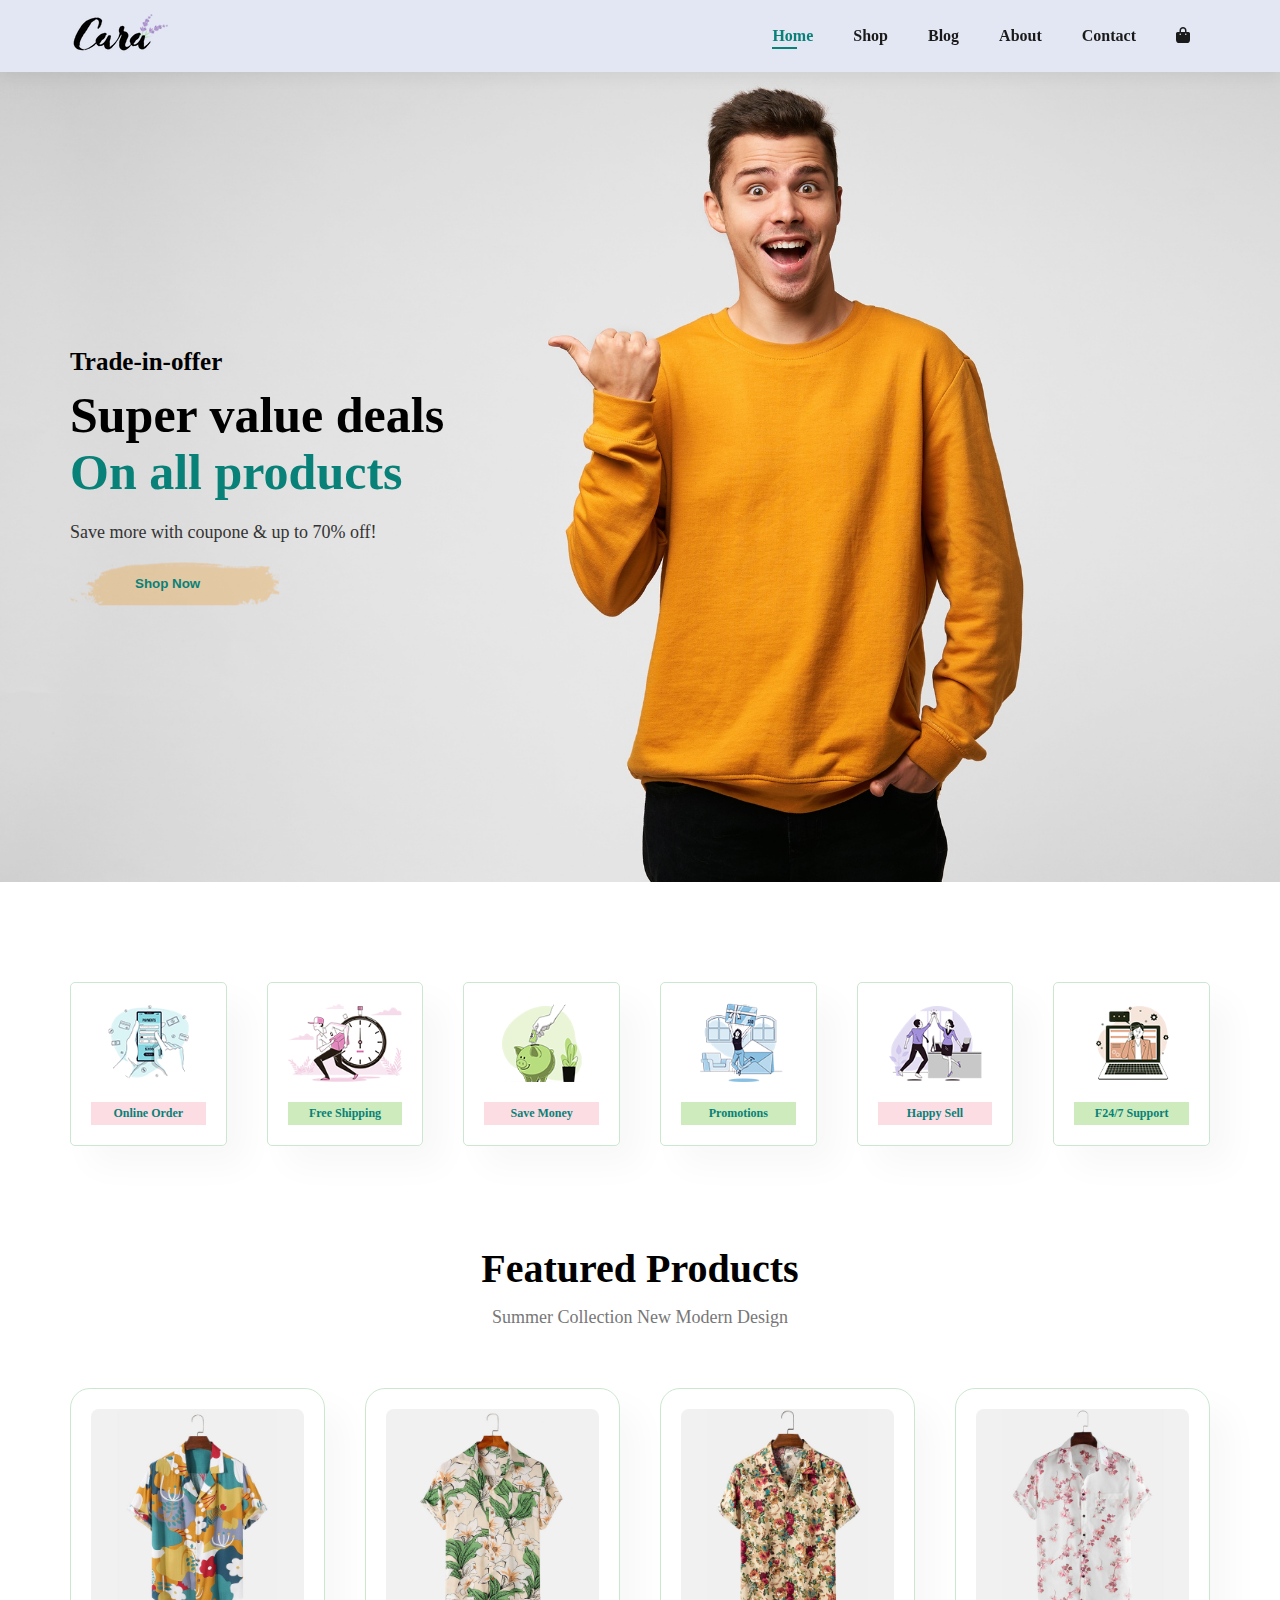
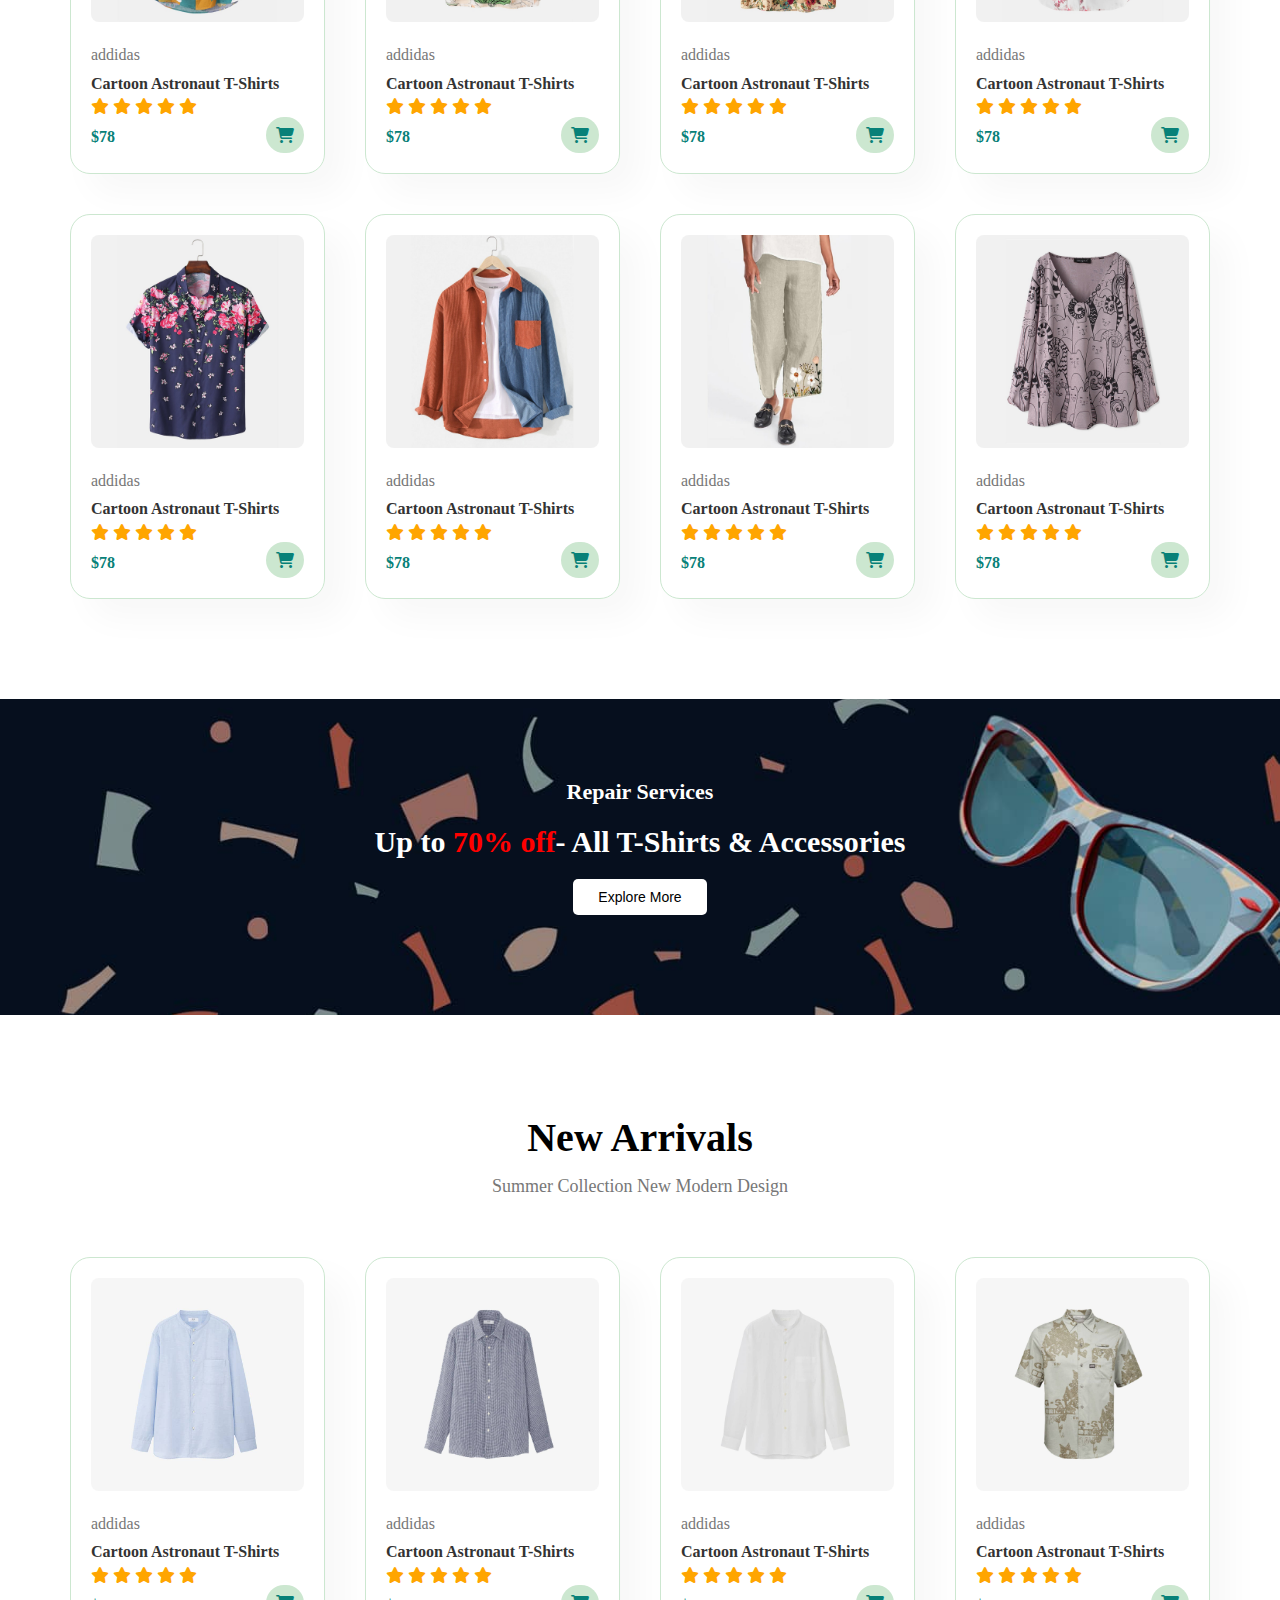
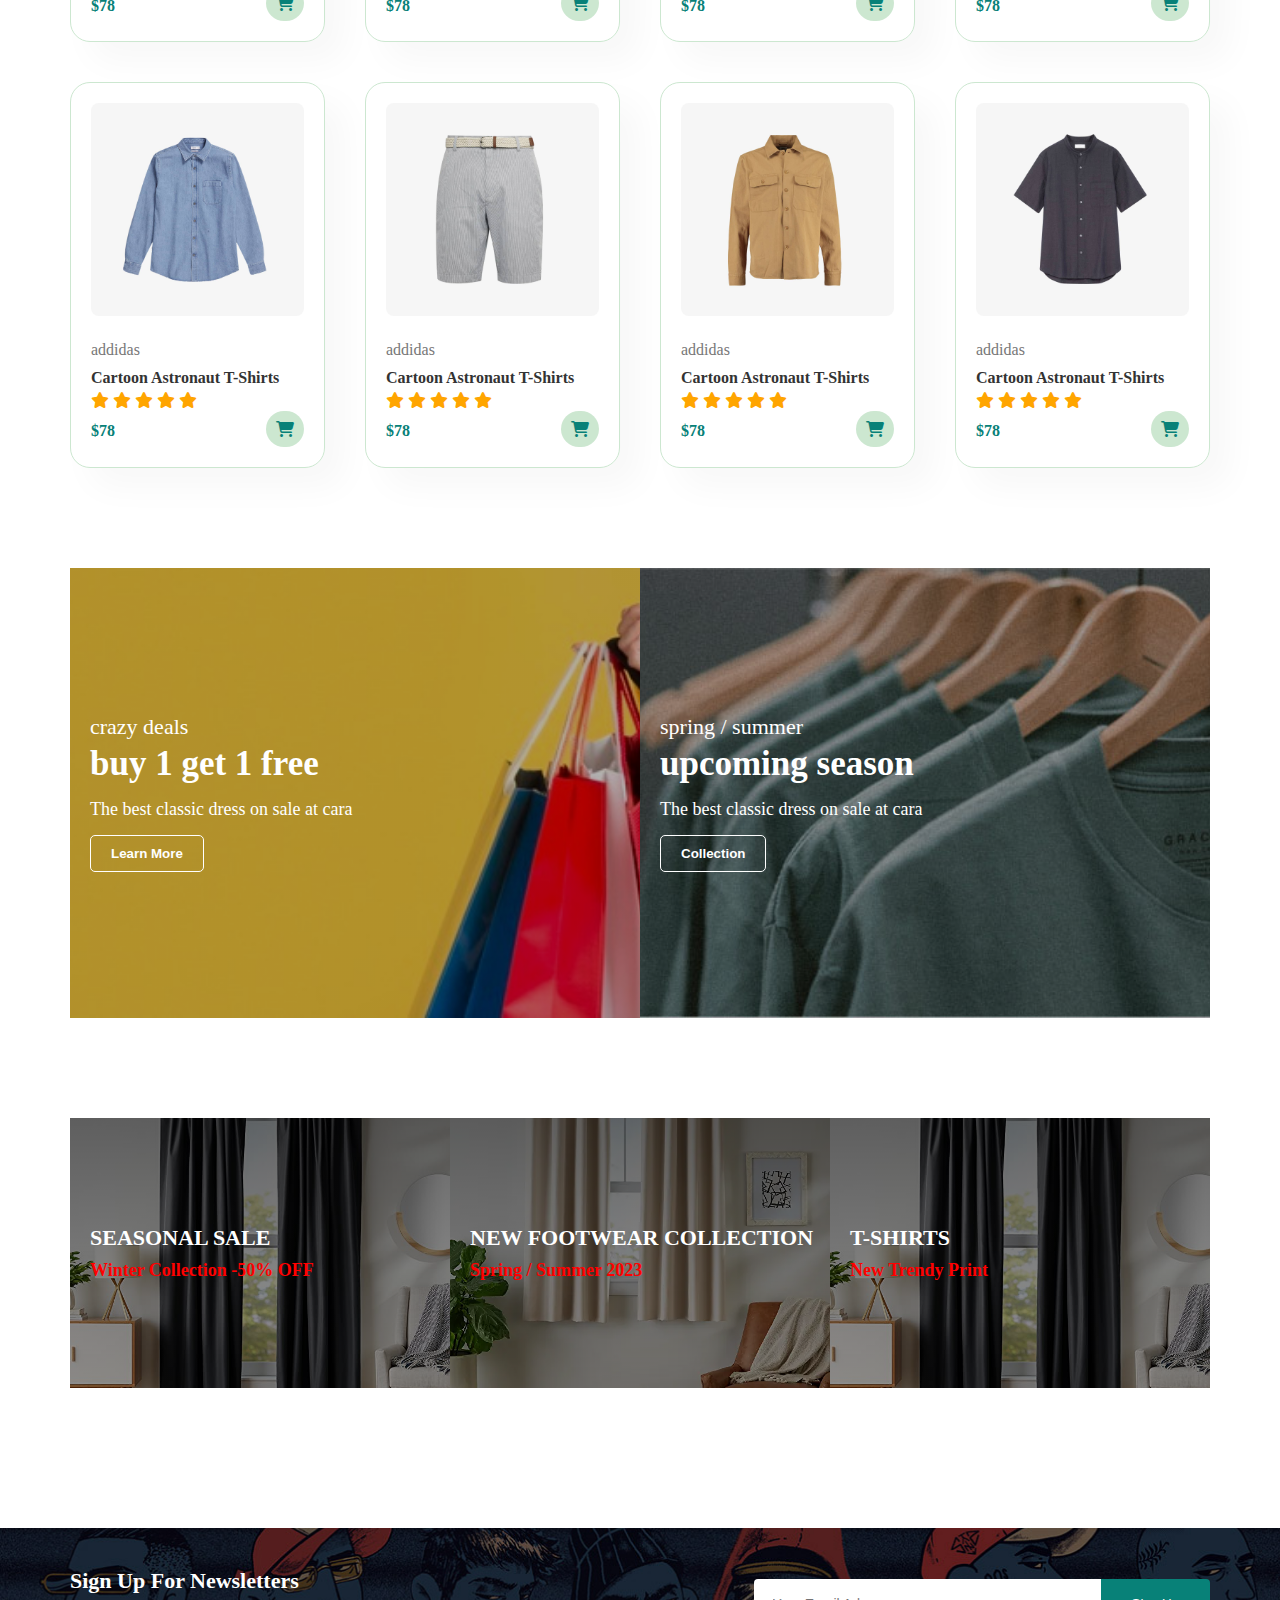
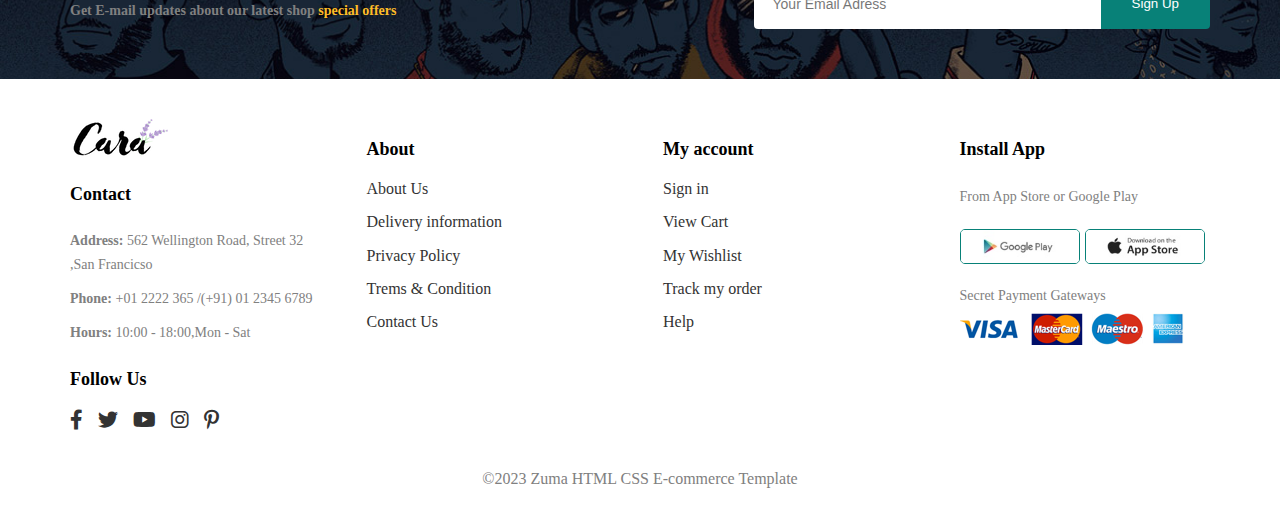
<file: index.html>
<!DOCTYPE html>
<html lang="en">
<head>
    <meta charset="UTF-8">
    <meta name="viewport" content="width=device-width, initial-scale=1.0">
    <title>Project One</title>
    <!-- Css File -->
    <link rel="stylesheet" href="css/normalize.css">
    <link rel="stylesheet" href="css/all.min.css">
    <link rel="stylesheet" href="css/style.css">
</head>
<body>
    <!-- Start Header -->
    <header id="header">
        <div class="container">
            <a href="#">
                <img src="img/logo.png" class="logo" alt="logo">
            </a>
            <nav>
                <ul id="nav-links">
                    <li><a href="index.html" class="active">Home</a></li>
                    <li><a href="shop.html">Shop</a></li>
                    <li><a href="blog.html">Blog</a></li>
                    <li><a href="about.html">About</a></li>
                    <li><a href="contact.html">Contact</a></li>
                    <li id="lg-bar"><a href="cart.html"><i class="fa fa-shopping-bag"></i></a></li>
                    <a href="#" id="close"><i class="fa fa-times"></i></a>
                </ul>
            </nav>
            <div id="mobile">
                <a href="cart.html"><i class="fa fa-shopping-bag"></i></a>
                <i id="bar" class="fa fa-outdent"></i>
            </div>
        </div> <!-- container -->
    </header>
    <!-- End Header -->
    <!-- Start Landing -->
    <div class="landing">
        <div class="container">
            <div class="content">
                <h4>Trade-in-offer</h4>
                <h2>Super value deals<br> <span>On all products</span></h2>
                <p>Save more with coupone & up to 70% off!</p>
                <button>Shop Now</button>
            </div>
        </div> <!-- container -->
    </div>
    <!-- End Landing -->
    <!-- Start Features P1 -->
    <section class="feat-1" id="feature">
        <div class="container">

            <div class="card">
                <img src="img/features/f1.png" alt="f1">
                <h4 class="colo-bg1">Online Order</h4>
            </div> <!-- 1 -->
            <div class="card">
                <img src="img/features/f2.png" alt="f2">
                <h4 class="colo-bg2">Free Shipping</h4>
            </div> <!-- 2 -->
            <div class="card">
                <img src="img/features/f3.png" alt="f3">
                <h4 class="colo-bg1">Save Money</h4>
            </div> <!-- 3 -->
            <div class="card">
                <img src="img/features/f4.png" alt="f4">
                <h4 class="colo-bg2">Promotions</h4>
            </div> <!-- 4 -->
            <div class="card">
                <img src="img/features/f5.png" alt="f5">
                <h4 class="colo-bg1">Happy Sell</h4>
            </div> <!-- 5 -->
            <div class="card">
                <img src="img/features/f6.png" alt="f6">
                <h4 class="colo-bg2">F24/7 Support</h4>
            </div> <!-- 6 -->

        </div> <!-- container -->
    </section>
    <!-- End Features P1 -->
    <!-- Start Features P2 -->
    <section id="feature" class="feat-2">
        <div class="main-heading">
            <h2>Featured Products</h2>
            <p>Summer Collection New Modern Design</p>
        </div>
        <div class="container">
            <div class="card">
                <img src="img/products/f1.jpg" alt="">
                <div class="content">
                    <span>Addidas</span>
                    <h4>Cartoon Astronaut T-Shirts</h4>
                    <div class="rate">
                        <i class="fa fa-star"></i>
                        <i class="fa fa-star"></i>
                        <i class="fa fa-star"></i>
                        <i class="fa fa-star"></i>
                        <i class="fa fa-star"></i>
                    </div>
                    <div class="price">
                        <h4>$78</h4>
                        <a href="#">
                            <i class="fa fa-shopping-cart"></i>
                        </a>
                    </div>
                </div>
            </div> <!-- 1 -->
            <div class="card">
                <img src="img/products/f2.jpg" alt="">
                <div class="content">
                    <span>Addidas</span>
                    <h4>Cartoon Astronaut T-Shirts</h4>
                    <div class="rate">
                        <i class="fa fa-star"></i>
                        <i class="fa fa-star"></i>
                        <i class="fa fa-star"></i>
                        <i class="fa fa-star"></i>
                        <i class="fa fa-star"></i>
                    </div>
                    <div class="price">
                        <h4>$78</h4>
                        <a href="#">
                            <i class="fa fa-shopping-cart"></i>
                        </a>
                    </div>
                </div>
            </div> <!-- 2 -->
            <div class="card">
                <img src="img/products/f3.jpg" alt="">
                <div class="content">
                    <span>Addidas</span>
                    <h4>Cartoon Astronaut T-Shirts</h4>
                    <div class="rate">
                        <i class="fa fa-star"></i>
                        <i class="fa fa-star"></i>
                        <i class="fa fa-star"></i>
                        <i class="fa fa-star"></i>
                        <i class="fa fa-star"></i>
                    </div>
                    <div class="price">
                        <h4>$78</h4>
                        <a href="#">
                            <i class="fa fa-shopping-cart"></i>
                        </a>
                    </div>
                </div>
            </div> <!-- 3 -->
            <div class="card">
                <img src="img/products/f4.jpg" alt="">
                <div class="content">
                    <span>Addidas</span>
                    <h4>Cartoon Astronaut T-Shirts</h4>
                    <div class="rate">
                        <i class="fa fa-star"></i>
                        <i class="fa fa-star"></i>
                        <i class="fa fa-star"></i>
                        <i class="fa fa-star"></i>
                        <i class="fa fa-star"></i>
                    </div>
                    <div class="price">
                        <h4>$78</h4>
                        <a href="#">
                            <i class="fa fa-shopping-cart"></i>
                        </a>
                    </div>
                </div>
            </div> <!-- 4 -->
            <div class="card">
                <img src="img/products/f5.jpg" alt="">
                <div class="content">
                    <span>Addidas</span>
                    <h4>Cartoon Astronaut T-Shirts</h4>
                    <div class="rate">
                        <i class="fa fa-star"></i>
                        <i class="fa fa-star"></i>
                        <i class="fa fa-star"></i>
                        <i class="fa fa-star"></i>
                        <i class="fa fa-star"></i>
                    </div>
                    <div class="price">
                        <h4>$78</h4>
                        <a href="#">
                            <i class="fa fa-shopping-cart"></i>
                        </a>
                    </div>
                </div>
            </div> <!-- 5 -->
            <div class="card">
                <img src="img/products/f6.jpg" alt="">
                <div class="content">
                    <span>Addidas</span>
                    <h4>Cartoon Astronaut T-Shirts</h4>
                    <div class="rate">
                        <i class="fa fa-star"></i>
                        <i class="fa fa-star"></i>
                        <i class="fa fa-star"></i>
                        <i class="fa fa-star"></i>
                        <i class="fa fa-star"></i>
                    </div>
                    <div class="price">
                        <h4>$78</h4>
                        <a href="#">
                            <i class="fa fa-shopping-cart"></i>
                        </a>
                    </div>
                </div>
            </div> <!-- 6 -->
            <div class="card">
                <img src="img/products/f7.jpg" alt="">
                <div class="content">
                    <span>Addidas</span>
                    <h4>Cartoon Astronaut T-Shirts</h4>
                    <div class="rate">
                        <i class="fa fa-star"></i>
                        <i class="fa fa-star"></i>
                        <i class="fa fa-star"></i>
                        <i class="fa fa-star"></i>
                        <i class="fa fa-star"></i>
                    </div>
                    <div class="price">
                        <h4>$78</h4>
                        <a href="#">
                            <i class="fa fa-shopping-cart"></i>
                        </a>
                    </div>
                </div>
            </div> <!-- 7 -->
            <div class="card">
                <img src="img/products/f8.jpg" alt="">
                <div class="content">
                    <span>Addidas</span>
                    <h4>Cartoon Astronaut T-Shirts</h4>
                    <div class="rate">
                        <i class="fa fa-star"></i>
                        <i class="fa fa-star"></i>
                        <i class="fa fa-star"></i>
                        <i class="fa fa-star"></i>
                        <i class="fa fa-star"></i>
                    </div>
                    <div class="price">
                        <h4>$78</h4>
                        <a href="#">
                            <i class="fa fa-shopping-cart"></i>
                        </a>
                    </div>
                </div>
            </div> <!-- 8 -->
        </div> <!-- container -->
    </section>
    <!-- End Features P2 -->
    <!-- Start Banner -->
    <section class="banner">
        <div class="container">
            <h4>Repair Services</h4>
            <h2>Up to <span>70% off</span>- All T-Shirts & Accessories</h2>
            <button>Explore More</button>
        </div> <!-- container -->
    </section>
    <!-- End Banner -->
    <!-- Start Features P2 -->
    <section id="feature" class="feat-2">
        <div class="main-heading">
            <h2>New Arrivals</h2>
            <p>Summer Collection New Modern Design</p>
        </div>
        <div class="container">
            <div class="card">
                <img src="img/products/n1.jpg" alt="">
                <div class="content">
                    <span>Addidas</span>
                    <h4>Cartoon Astronaut T-Shirts</h4>
                    <div class="rate">
                        <i class="fa fa-star"></i>
                        <i class="fa fa-star"></i>
                        <i class="fa fa-star"></i>
                        <i class="fa fa-star"></i>
                        <i class="fa fa-star"></i>
                    </div>
                    <div class="price">
                        <h4>$78</h4>
                        <a href="#">
                            <i class="fa fa-shopping-cart"></i>
                        </a>
                    </div>
                </div>
            </div> <!-- 1 -->
            <div class="card">
                <img src="img/products/n2.jpg" alt="">
                <div class="content">
                    <span>Addidas</span>
                    <h4>Cartoon Astronaut T-Shirts</h4>
                    <div class="rate">
                        <i class="fa fa-star"></i>
                        <i class="fa fa-star"></i>
                        <i class="fa fa-star"></i>
                        <i class="fa fa-star"></i>
                        <i class="fa fa-star"></i>
                    </div>
                    <div class="price">
                        <h4>$78</h4>
                        <a href="#">
                            <i class="fa fa-shopping-cart"></i>
                        </a>
                    </div>
                </div>
            </div> <!-- 2 -->
            <div class="card">
                <img src="img/products/n3.jpg" alt="">
                <div class="content">
                    <span>Addidas</span>
                    <h4>Cartoon Astronaut T-Shirts</h4>
                    <div class="rate">
                        <i class="fa fa-star"></i>
                        <i class="fa fa-star"></i>
                        <i class="fa fa-star"></i>
                        <i class="fa fa-star"></i>
                        <i class="fa fa-star"></i>
                    </div>
                    <div class="price">
                        <h4>$78</h4>
                        <a href="#">
                            <i class="fa fa-shopping-cart"></i>
                        </a>
                    </div>
                </div>
            </div> <!-- 3 -->
            <div class="card">
                <img src="img/products/n4.jpg" alt="">
                <div class="content">
                    <span>Addidas</span>
                    <h4>Cartoon Astronaut T-Shirts</h4>
                    <div class="rate">
                        <i class="fa fa-star"></i>
                        <i class="fa fa-star"></i>
                        <i class="fa fa-star"></i>
                        <i class="fa fa-star"></i>
                        <i class="fa fa-star"></i>
                    </div>
                    <div class="price">
                        <h4>$78</h4>
                        <a href="#">
                            <i class="fa fa-shopping-cart"></i>
                        </a>
                    </div>
                </div>
            </div> <!-- 4 -->
            <div class="card">
                <img src="img/products/n5.jpg" alt="">
                <div class="content">
                    <span>Addidas</span>
                    <h4>Cartoon Astronaut T-Shirts</h4>
                    <div class="rate">
                        <i class="fa fa-star"></i>
                        <i class="fa fa-star"></i>
                        <i class="fa fa-star"></i>
                        <i class="fa fa-star"></i>
                        <i class="fa fa-star"></i>
                    </div>
                    <div class="price">
                        <h4>$78</h4>
                        <a href="#">
                            <i class="fa fa-shopping-cart"></i>
                        </a>
                    </div>
                </div>
            </div> <!-- 5 -->
            <div class="card">
                <img src="img/products/n6.jpg" alt="">
                <div class="content">
                    <span>Addidas</span>
                    <h4>Cartoon Astronaut T-Shirts</h4>
                    <div class="rate">
                        <i class="fa fa-star"></i>
                        <i class="fa fa-star"></i>
                        <i class="fa fa-star"></i>
                        <i class="fa fa-star"></i>
                        <i class="fa fa-star"></i>
                    </div>
                    <div class="price">
                        <h4>$78</h4>
                        <a href="#">
                            <i class="fa fa-shopping-cart"></i>
                        </a>
                    </div>
                </div>
            </div> <!-- 6 -->
            <div class="card">
                <img src="img/products/n7.jpg" alt="">
                <div class="content">
                    <span>Addidas</span>
                    <h4>Cartoon Astronaut T-Shirts</h4>
                    <div class="rate">
                        <i class="fa fa-star"></i>
                        <i class="fa fa-star"></i>
                        <i class="fa fa-star"></i>
                        <i class="fa fa-star"></i>
                        <i class="fa fa-star"></i>
                    </div>
                    <div class="price">
                        <h4>$78</h4>
                        <a href="#">
                            <i class="fa fa-shopping-cart"></i>
                        </a>
                    </div>
                </div>
            </div> <!-- 7 -->
            <div class="card">
                <img src="img/products/n8.jpg" alt="">
                <div class="content">
                    <span>Addidas</span>
                    <h4>Cartoon Astronaut T-Shirts</h4>
                    <div class="rate">
                        <i class="fa fa-star"></i>
                        <i class="fa fa-star"></i>
                        <i class="fa fa-star"></i>
                        <i class="fa fa-star"></i>
                        <i class="fa fa-star"></i>
                    </div>
                    <div class="price">
                        <h4>$78</h4>
                        <a href="#">
                            <i class="fa fa-shopping-cart"></i>
                        </a>
                    </div>
                </div>
            </div> <!-- 8 -->
        </div> <!-- container -->
    </section>
    <!-- End Features P2 -->
    <!-- Start lg-banner -->
    <section id="lg-banner" class="sec-1">
        <div class="container">
            <div class="banner-box">
                <span>crazy deals</span>
                <h4>buy 1 get 1 free</h4>
                <p>The best classic dress on sale at cara</p>
                <button>Learn More</button>
            </div> <!-- 1 -->
            <div class="banner-box-2">
                <span>spring / summer</span>
                <h4>upcoming season</h4>
                <p>The best classic dress on sale at cara</p>
                <button>Collection</button>
            </div> <!-- 1 -->
        </div> <!-- container -->
    </section>
    <!-- End lg-banner -->
    <!-- Start sm-banner  -->
    <section id="sm-banner" class="sec-2">
        <div class="container">
            <di class="box-banner-1">
                <h2>SEASONAL SALE</h2>
                <h3>Winter Collection -50% OFF</h3>
            </di> <!-- 1 -->
            <di class="box-banner-2">
                <h2>NEW FOOTWEAR COLLECTION</h2>
                <h3>Spring / Summer 2023</h3>
            </di> <!-- 1 -->
            <di class="box-banner-3">
                <h2>T-SHIRTS</h2>
                <h3>New Trendy Print</h3>
            </di> <!-- 1 -->
        </div> <!-- container -->
    </section>
    <!-- End sm-banner  -->
    <!-- Start Newsletters -->
    <section class="newsletter">
        <div class="container">

            <div class="text">
                <h4>Sign Up For Newsletters</h4>
                <p>Get E-mail updates about our latest shop <span>special offers</span></p>
            </div> <!-- 1 -->

            <div class="forms">
                <input type="email" placeholder="Your Email Adress">
                <button>Sign Up</button>
            </div> <!-- 2 -->
        </div> <!-- container -->
    </section>
    <!-- End Newsletters -->
    <!-- Start Footer -->
    <footer>
        <div class="container">
            <div class="box">
                <img src="img/logo.png" alt="">
                <h3>Contact</h3>
                <p><strong>Address:</strong> 562 Wellington Road, Street 32 ,San Francicso</p>
                <p><strong>Phone:</strong> +01 2222 365 /(+91) 01 2345 6789</p>
                <p><strong>Hours:</strong> 10:00 - 18:00,Mon - Sat</p>
                <h3>Follow Us</h3>
                <div class="social">
                    <i class="fab fa-facebook-f"></i>
                    <i class="fab fa-twitter"></i>
                    <i class="fab fa-youtube"></i>
                    <i class="fab fa-instagram"></i>
                    <i class="fab fa-pinterest-p"></i>
                </div>
            </div> <!-- 1 -->

            <div class="box">
                <h3>About</h3>
                <ul>
                    <li><a href="#">About Us</a></li>
                    <li><a href="#">Delivery information</a></li>
                    <li><a href="#">Privacy Policy</a></li>
                    <li><a href="#">Trems & Condition</a></li>
                    <li><a href="#">Contact Us</a></li>
                </ul>
            </div> <!-- 2 -->

            <div class="box">
                <h3>My account</h3>
                <ul>
                    <li><a href="#">Sign in</a></li>
                    <li><a href="#">View Cart</a></li>
                    <li><a href="#">My Wishlist</a></li>
                    <li><a href="#">Track my order</a></li>
                    <li><a href="#">Help</a></li>
                </ul>
            </div> <!-- 3 -->

            <div class="box">
                <h3>Install App</h3>
                <p>From App Store or Google Play</p>
                <div class="play-socail">
                    <img src="img/pay/play.jpg" alt="">
                    <img src="img/pay/app.jpg" alt="">
                </div>
                <p>Secret Payment Gateways</p>
                <img src="img/pay/pay.png" alt="">
            </div> <!-- 4 -->
        </div> <!-- container -->
        <p class="foot-p">©2023 Zuma HTML CSS E-commerce Template</p>
    </footer>
    <!-- End Footer -->


















    <script src="main.js"></script>
</body>
</html>
</file>
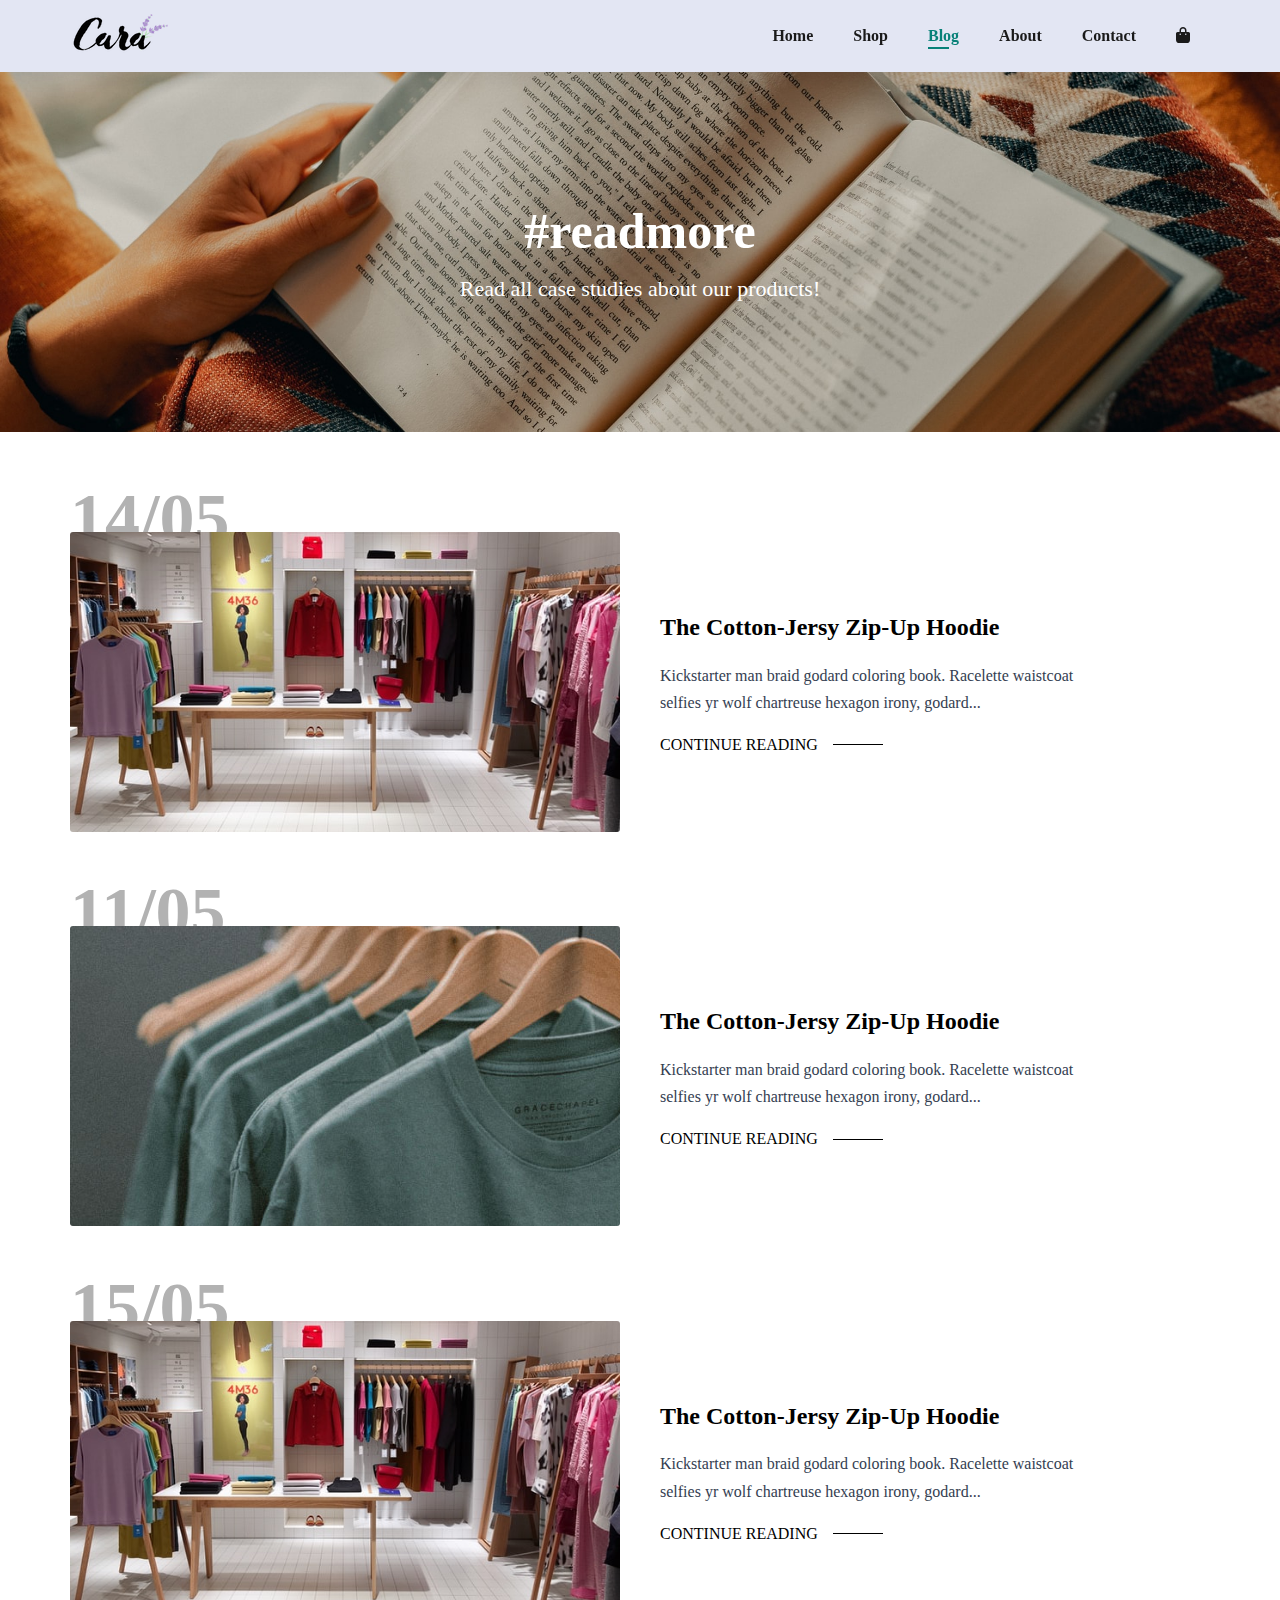
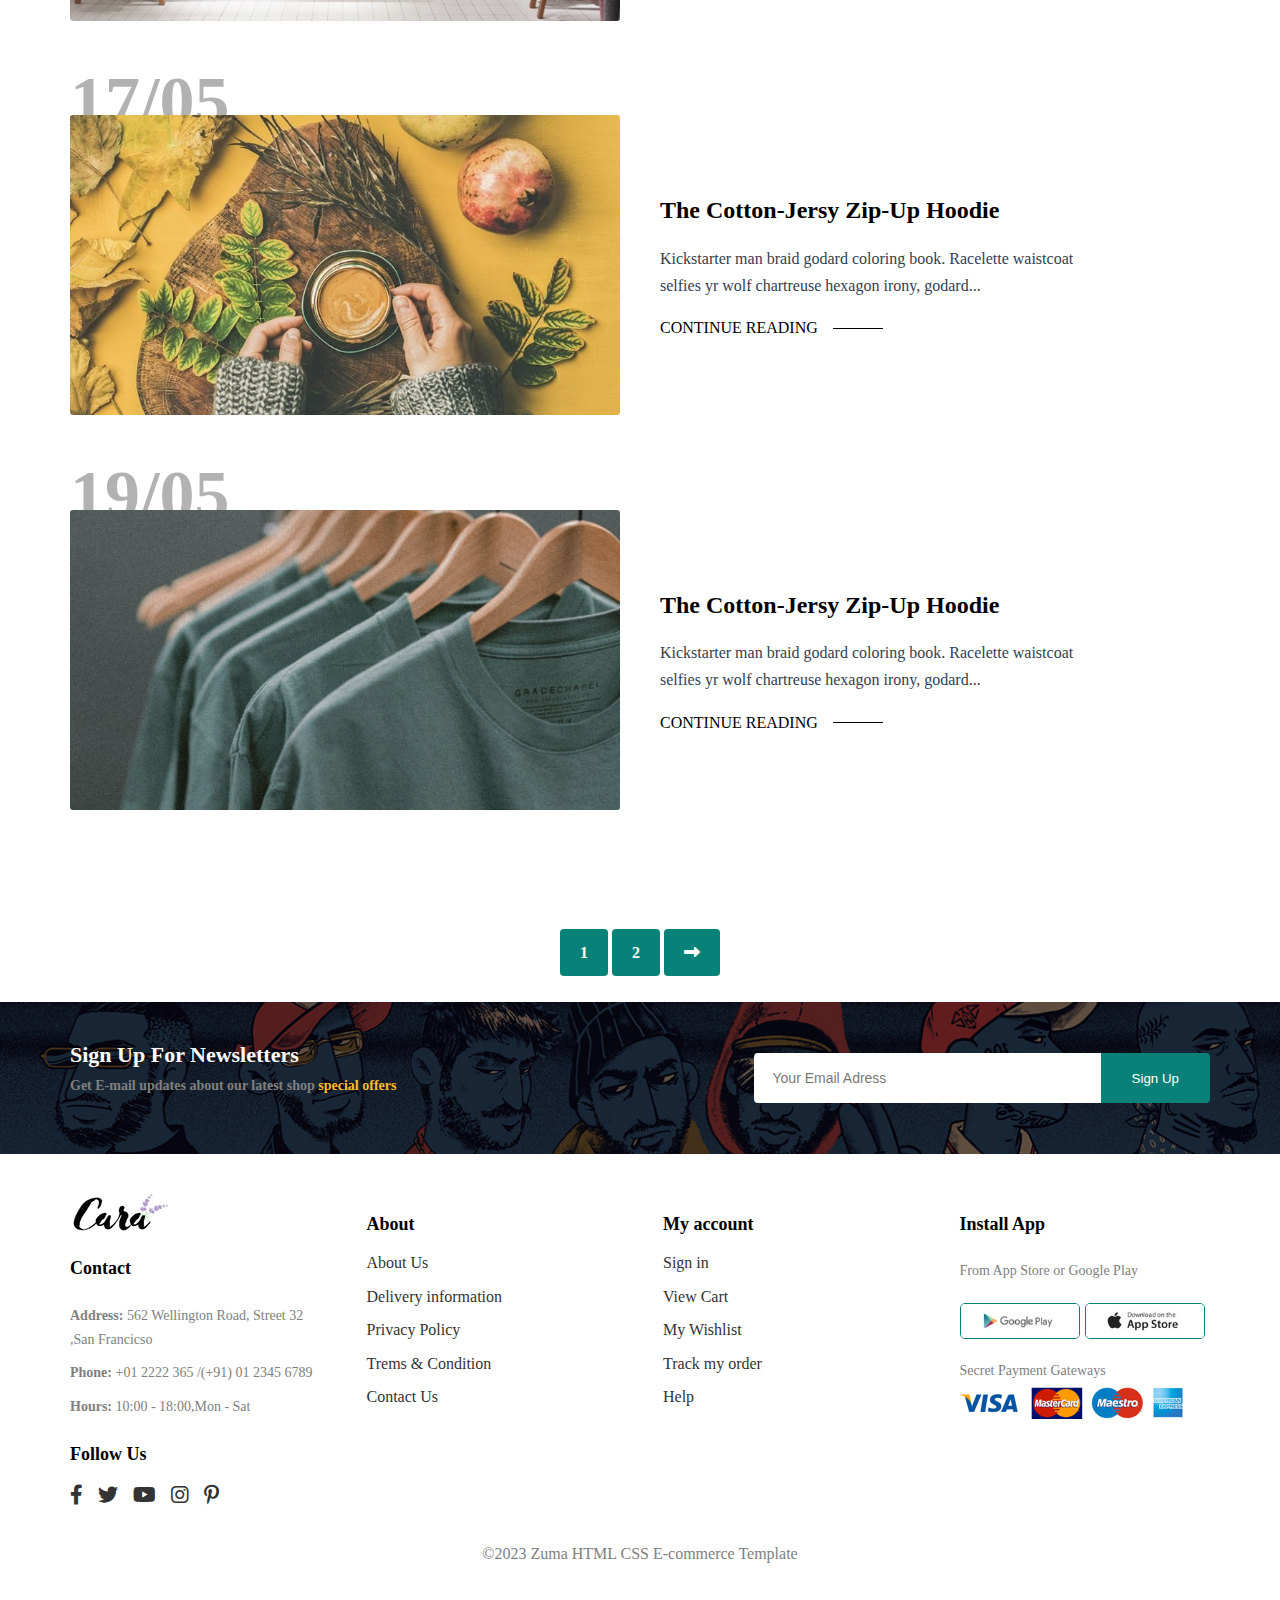
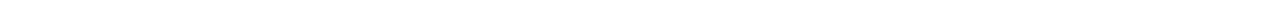
<file: blog.html>
<!DOCTYPE html>
<html lang="en">

<head>
    <meta charset="UTF-8">
    <meta name="viewport" content="width=device-width, initial-scale=1.0">
    <title>Project One</title>
    <!-- Css File -->
    <link rel="stylesheet" href="css/normalize.css">
    <link rel="stylesheet" href="css/all.min.css">
    <link rel="stylesheet" href="css/style.css">
</head>

<body>
    <!-- Start Header -->
    <header id="header">
        <div class="container">
            <a href="#">
                <img src="img/logo.png" class="logo" alt="logo">
            </a>
            <nav>
                <ul id="nav-links">
                    <li><a href="index.html">Home</a></li>
                    <li><a href="shop.html">Shop</a></li>
                    <li><a href="blog.html" class="active">Blog</a></li>
                    <li><a href="about.html">About</a></li>
                    <li><a href="contact.html">Contact</a></li>
                    <li id="lg-bar"><a href="cart.html"><i class="fa fa-shopping-bag"></i></a></li>
                    <a href="#" id="close"><i class="fa fa-times"></i></a>
                </ul>
            </nav>
            <div id="mobile">
                <a href="cart.html"><i class="fa fa-shopping-bag"></i></a>
                <i id="bar" class="fa fa-outdent"></i>
            </div>
        </div> <!-- container -->

    </header>
    <!-- End Header -->
    <!-- Start Page-header -->
    <div class="page-header blog-bg">
        <div class="container">
            <div class="content">
                <h2>#readmore</h2>
                <p>Read all case studies about our products!</p>
            </div>
        </div> <!-- container -->
    </div>
    <!-- End Page-header-->
    <!-- Start Blog-Details -->
    <!-- End Blog-Details -->
    <section id="blog">
        <div class="container">
            <div class="blog-box">

                <div class="image">
                    <img src="img/blog/b3.jpg" alt="">
                </div> <!-- img -->

                <div class="text">
                    <h2>The Cotton-Jersy Zip-Up Hoodie</h2>
                    <p>Kickstarter man braid godard coloring book. Racelette waistcoat selfies yr wolf chartreuse hexagon irony, godard...
                    </p>
                    <a href="#">CONTINUE READING</a>
                </div> <!-- text -->
                <h1>14/05</h1>

            </div> <!-- 1 -->
            <div class="blog-box">

                <div class="image">
                    <img src="img/banner/b10.jpg" alt="">
                </div> <!-- img -->

                <div class="text">
                    <h2>The Cotton-Jersy Zip-Up Hoodie</h2>
                    <p>Kickstarter man braid godard coloring book. Racelette waistcoat selfies yr wolf chartreuse hexagon irony, godard...
                    </p>
                    <a href="#">CONTINUE READING</a>
                </div> <!-- text -->
                <h1>11/05</h1>

            </div> <!-- 2 -->
            <div class="blog-box">

                <div class="image">
                    <img src="img/blog/b3.jpg" alt="">
                </div> <!-- img -->

                <div class="text">
                    <h2>The Cotton-Jersy Zip-Up Hoodie</h2>
                    <p>Kickstarter man braid godard coloring book. Racelette waistcoat selfies yr wolf chartreuse hexagon irony, godard...
                    </p>
                    <a href="#">CONTINUE READING</a>
                </div> <!-- text -->
                <h1>15/05</h1>

            </div> <!-- 3 -->
            <div class="blog-box">

                <div class="image">
                    <img src="img/blog/b6.jpg" alt="">
                </div> <!-- img -->

                <div class="text">
                    <h2>The Cotton-Jersy Zip-Up Hoodie</h2>
                    <p>Kickstarter man braid godard coloring book. Racelette waistcoat selfies yr wolf chartreuse hexagon irony, godard...
                    </p>
                    <a href="#">CONTINUE READING</a>
                </div> <!-- text -->
                <h1>17/05</h1>

            </div> <!-- 4 -->
            <div class="blog-box">

                <div class="image">
                    <img src="img/banner/b10.jpg" alt="">
                </div> <!-- img -->

                <div class="text">
                    <h2>The Cotton-Jersy Zip-Up Hoodie</h2>
                    <p>Kickstarter man braid godard coloring book. Racelette waistcoat selfies yr wolf chartreuse hexagon irony, godard...
                    </p>
                    <a href="#">CONTINUE READING</a>
                </div> <!-- text -->
                <h1>19/05</h1>

            </div> <!-- 5 -->
        </div> <!-- container -->
    </section>
    <!-- Start slide-num -->
    <section id="pagination" class="section-p1">
        <a href="#">1</a>
        <a href="#">2</a>
        <a href="#"><i class="fa fa-long-arrow-alt-right"></i></a>
    </section>
    <!-- End slide-num -->
    <!-- Start Newsletters -->
    <section class="newsletter">
        <div class="container">

            <div class="text">
                <h4>Sign Up For Newsletters</h4>
                <p>Get E-mail updates about our latest shop <span>special offers</span></p>
            </div> <!-- 1 -->

            <div class="forms">
                <input type="email" placeholder="Your Email Adress">
                <button>Sign Up</button>
            </div> <!-- 2 -->
        </div> <!-- container -->
    </section>
    <!-- End Newsletters -->
    <!-- Start Footer -->
    <footer>
        <div class="container">
            <div class="box">
                <img src="img/logo.png" alt="">
                <h3>Contact</h3>
                <p><strong>Address:</strong> 562 Wellington Road, Street 32 ,San Francicso</p>
                <p><strong>Phone:</strong> +01 2222 365 /(+91) 01 2345 6789</p>
                <p><strong>Hours:</strong> 10:00 - 18:00,Mon - Sat</p>
                <h3>Follow Us</h3>
                <div class="social">
                    <i class="fab fa-facebook-f"></i>
                    <i class="fab fa-twitter"></i>
                    <i class="fab fa-youtube"></i>
                    <i class="fab fa-instagram"></i>
                    <i class="fab fa-pinterest-p"></i>
                </div>
            </div> <!-- 1 -->

            <div class="box">
                <h3>About</h3>
                <ul>
                    <li><a href="#">About Us</a></li>
                    <li><a href="#">Delivery information</a></li>
                    <li><a href="#">Privacy Policy</a></li>
                    <li><a href="#">Trems & Condition</a></li>
                    <li><a href="#">Contact Us</a></li>
                </ul>
            </div> <!-- 2 -->

            <div class="box">
                <h3>My account</h3>
                <ul>
                    <li><a href="#">Sign in</a></li>
                    <li><a href="#">View Cart</a></li>
                    <li><a href="#">My Wishlist</a></li>
                    <li><a href="#">Track my order</a></li>
                    <li><a href="#">Help</a></li>
                </ul>
            </div> <!-- 3 -->

            <div class="box">
                <h3>Install App</h3>
                <p>From App Store or Google Play</p>
                <div class="play-socail">
                    <img src="img/pay/play.jpg" alt="">
                    <img src="img/pay/app.jpg" alt="">
                </div>
                <p>Secret Payment Gateways</p>
                <img src="img/pay/pay.png" alt="">
            </div> <!-- 4 -->
        </div> <!-- container -->
        <p class="foot-p">©2023 Zuma HTML CSS E-commerce Template</p>
    </footer>
    <!-- End Footer -->





















    <script src="main.js"></script>
</body>

</html>
</file>
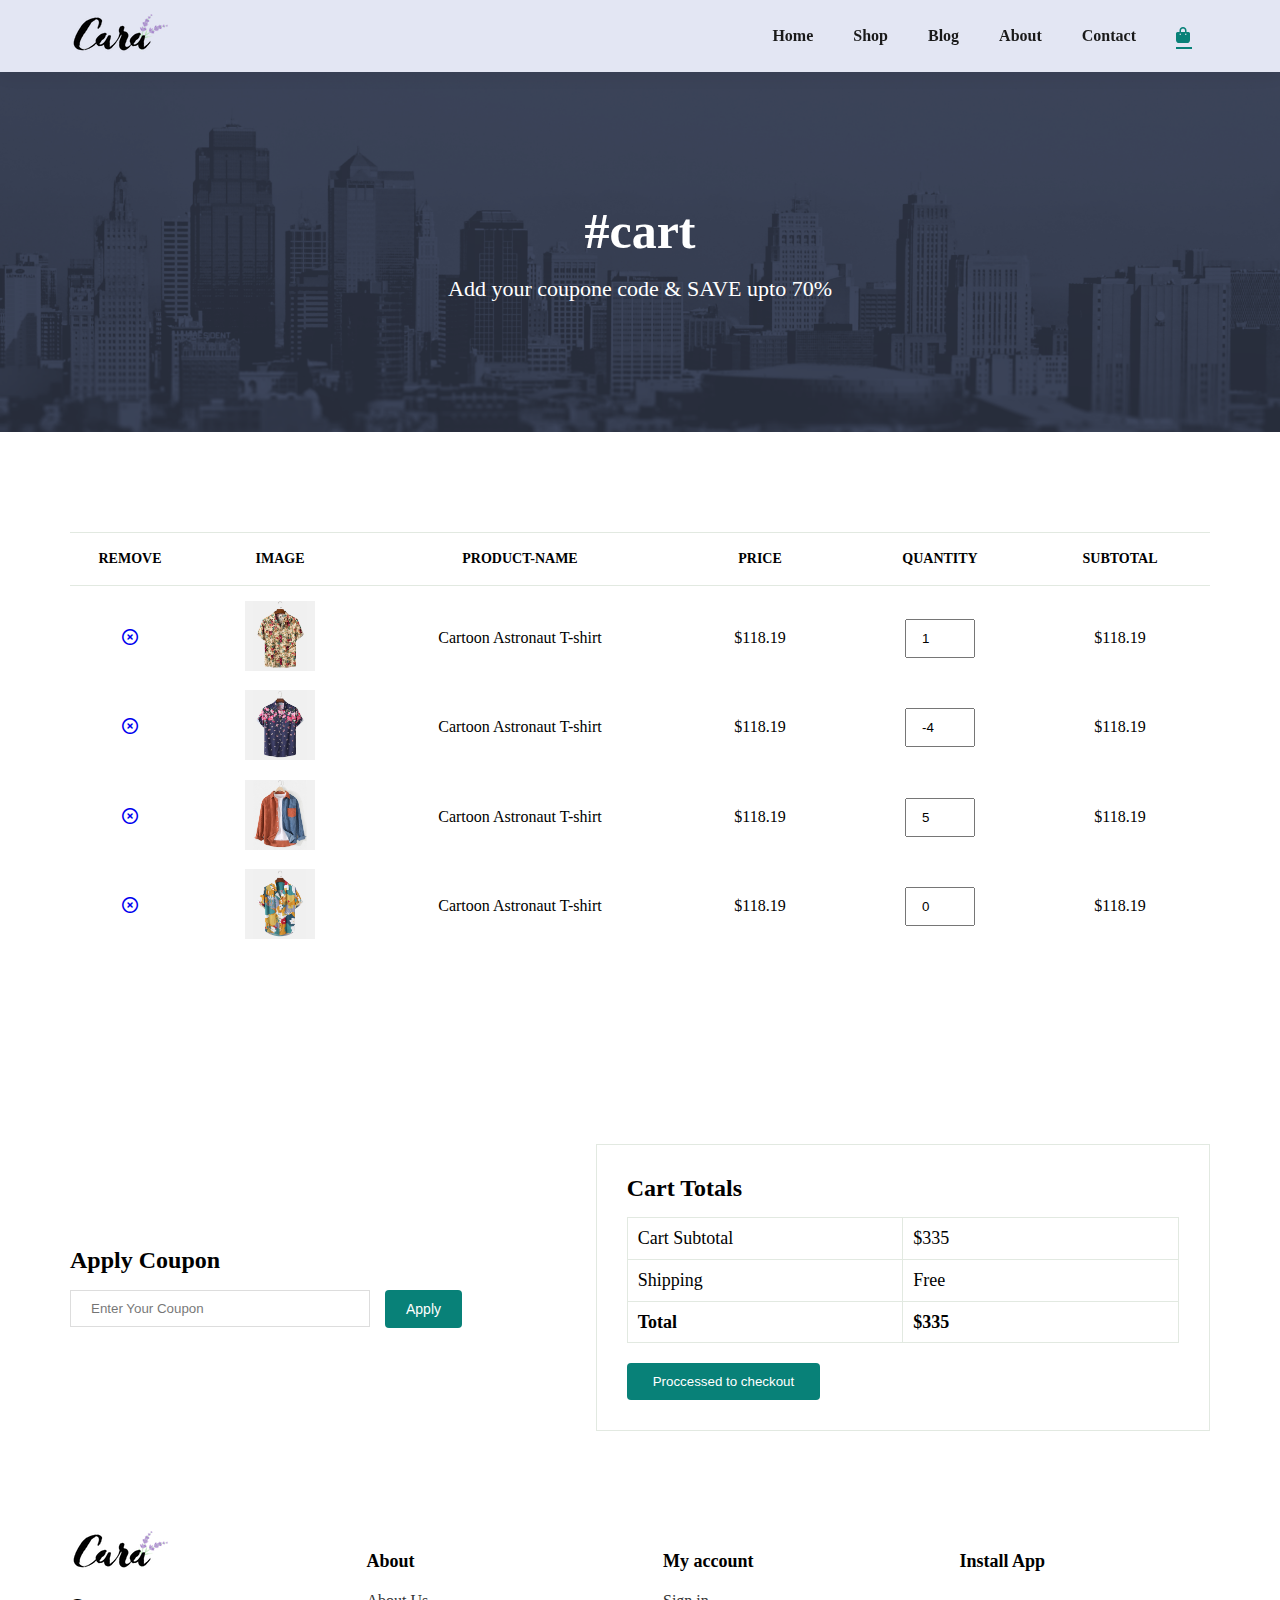
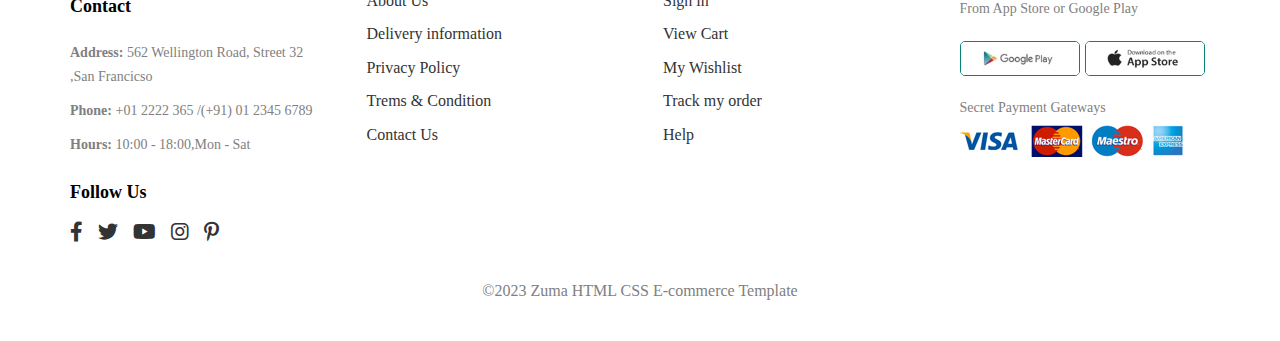
<file: cart.html>
<!DOCTYPE html>
<html lang="en">

<head>
    <meta charset="UTF-8">
    <meta name="viewport" content="width=device-width, initial-scale=1.0">
    <title>Project One</title>
    <!-- Css File -->
    <link rel="stylesheet" href="css/normalize.css">
    <link rel="stylesheet" href="css/all.min.css">
    <link rel="stylesheet" href="css/style.css">
</head>

<body>
    <!-- Start Header -->
    <header id="header">
        <div class="container">
            <a href="#">
                <img src="img/logo.png" class="logo" alt="logo">
            </a>
            <nav>
                <ul id="nav-links">
                    <li><a href="index.html">Home</a></li>
                    <li><a href="shop.html">Shop</a></li>
                    <li><a href="blog.html">Blog</a></li>
                    <li><a href="about.html">About</a></li>
                    <li><a href="contact.html">Contact</a></li>
                    <li id="lg-bar"><a href="cart.html"  class="active"><i class="fa fa-shopping-bag"></i></a></li>
                    <a href="#" id="close"><i class="fa fa-times"></i></a>
                </ul>
            </nav>
            <div id="mobile">
                <a href="cart.html"><i class="fa fa-shopping-bag"></i></a>
                <i id="bar" class="fa fa-outdent"></i>
            </div>
        </div> <!-- container -->

    </header>
    <!-- End Header -->
    <!-- Start Page-header -->
    <div class="page-header about-bg">
        <div class="container">
            <div class="content">
                <h2>#cart</h2>
                <p>Add your coupone code & SAVE upto 70%</p>
            </div>
        </div> <!-- container -->
    </div>
    <!-- End Page-header-->
    <!-- Start table-cart -->
    <section id="cart">
        <div class="container">
            <table>
                <thead>
                    <td>REMOVE</td>
                    <td>IMAGE</td>
                    <td>PRODUCT-NAME</td>
                    <td>PRICE</td>
                    <td>QUANTITY</td>
                    <td>SUBTOTAL</td>
                </thead>
                <tbody>
                    <tr>
                        <td><a href="#"><i class="far fa-times-circle"></i></a></td>
                        <td><img src="img/products/f3.jpg" alt=""></td>
                        <td>Cartoon Astronaut T-shirt</td>
                        <td>$118.19</td>
                        <td><input type="number" value="1"></td>
                        <td>$118.19</td>
                    </tr>
                    <tr>
                        <td><a href="#"><i class="far fa-times-circle"></i></a></td>
                        <td><img src="img/products/f5.jpg" alt=""></td>
                        <td>Cartoon Astronaut T-shirt</td>
                        <td>$118.19</td>
                        <td><input type="number" value="-4"></td>
                        <td>$118.19</td>
                    </tr>
                    <tr>
                        <td><a href="#"><i class="far fa-times-circle"></i></a></td>
                        <td><img src="img/products/f6.jpg" alt=""></td>
                        <td>Cartoon Astronaut T-shirt</td>
                        <td>$118.19</td>
                        <td><input type="number" value="5"></td>
                        <td>$118.19</td>
                    </tr>
                    <tr>
                        <td><a href="#"><i class="far fa-times-circle"></i></a></td>
                        <td><img src="img/products/f1.jpg" alt=""></td>
                        <td>Cartoon Astronaut T-shirt</td>
                        <td>$118.19</td>
                        <td><input type="number" value="0"></td>
                        <td>$118.19</td>
                    </tr>
                </tbody>
            </table>
        </div> <!-- container -->
    </section>
    <!-- End table-cart -->
    <!-- Start pay-form -->
    <section id="pay-form">
        <div class="container">
            <div class="box">
                <h2>Apply Coupon</h2>
                <div class="inputs">
                    <input type="email" placeholder="Enter Your Coupon">
                    <button>Apply</button>
                </div>
            </div> <!-- 1 -->
            <div class="box-1">
                <h2>Cart Totals</h2>
                <table>
                    <tbody>
                        <tr>
                            <td>Cart Subtotal</td>
                            <td>$335</td>
                        </tr>
                        <tr>
                            <td>Shipping</td>
                            <td>Free</td>
                        </tr>
                        <tr>
                            <td><strong>Total</strong></td>
                            <td><strong>$335</strong></td>
                        </tr>
                    </tbody>
                </table>
                <button>Proccessed to checkout</button>
            </div> <!-- 2 -->
        </div> <!-- container -->
    </section>
    <!-- End pay-form -->
    <!-- Start Footer -->
    <footer>
        <div class="container">
            <div class="box">
                <img src="img/logo.png" alt="">
                <h3>Contact</h3>
                <p><strong>Address:</strong> 562 Wellington Road, Street 32 ,San Francicso</p>
                <p><strong>Phone:</strong> +01 2222 365 /(+91) 01 2345 6789</p>
                <p><strong>Hours:</strong> 10:00 - 18:00,Mon - Sat</p>
                <h3>Follow Us</h3>
                <div class="social">
                    <i class="fab fa-facebook-f"></i>
                    <i class="fab fa-twitter"></i>
                    <i class="fab fa-youtube"></i>
                    <i class="fab fa-instagram"></i>
                    <i class="fab fa-pinterest-p"></i>
                </div>
            </div> <!-- 1 -->

            <div class="box">
                <h3>About</h3>
                <ul>
                    <li><a href="#">About Us</a></li>
                    <li><a href="#">Delivery information</a></li>
                    <li><a href="#">Privacy Policy</a></li>
                    <li><a href="#">Trems & Condition</a></li>
                    <li><a href="#">Contact Us</a></li>
                </ul>
            </div> <!-- 2 -->

            <div class="box">
                <h3>My account</h3>
                <ul>
                    <li><a href="#">Sign in</a></li>
                    <li><a href="#">View Cart</a></li>
                    <li><a href="#">My Wishlist</a></li>
                    <li><a href="#">Track my order</a></li>
                    <li><a href="#">Help</a></li>
                </ul>
            </div> <!-- 3 -->

            <div class="box">
                <h3>Install App</h3>
                <p>From App Store or Google Play</p>
                <div class="play-socail">
                    <img src="img/pay/play.jpg" alt="">
                    <img src="img/pay/app.jpg" alt="">
                </div>
                <p>Secret Payment Gateways</p>
                <img src="img/pay/pay.png" alt="">
            </div> <!-- 4 -->
        </div> <!-- container -->
        <p class="foot-p">©2023 Zuma HTML CSS E-commerce Template</p>
    </footer>
    <!-- End Footer -->





















    <script src="main.js"></script>
</body>

</html>
</file>
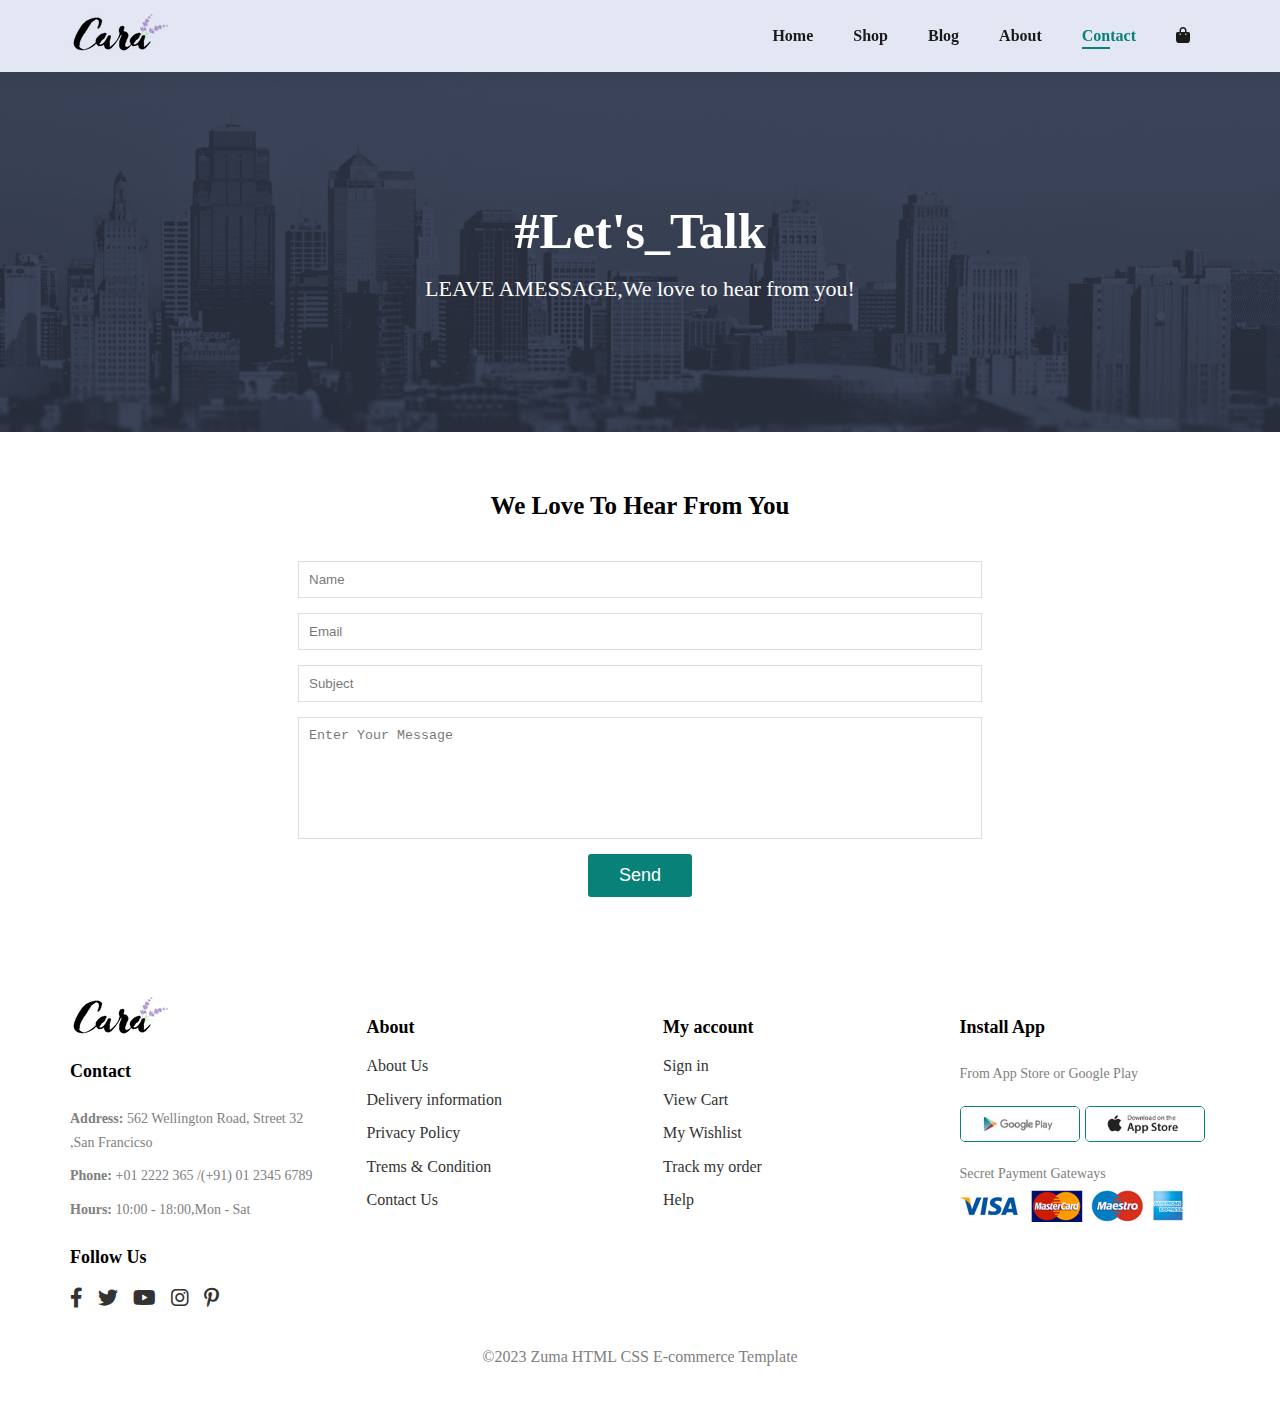
<file: contact.html>
<!DOCTYPE html>
<html lang="en">

<head>
    <meta charset="UTF-8">
    <meta name="viewport" content="width=device-width, initial-scale=1.0">
    <title>Project One</title>
    <!-- Css File -->
    <link rel="stylesheet" href="css/normalize.css">
    <link rel="stylesheet" href="css/all.min.css">
    <link rel="stylesheet" href="css/style.css">
</head>

<body>
    <!-- Start Header -->
    <header id="header">
        <div class="container">
            <a href="#">
                <img src="img/logo.png" class="logo" alt="logo">
            </a>
            <nav>
                <ul id="nav-links">
                    <li><a href="index.html">Home</a></li>
                    <li><a href="shop.html" >Shop</a></li>
                    <li><a href="blog.html">Blog</a></li>
                    <li><a href="about.html">About</a></li>
                    <li><a href="contact.html" class="active">Contact</a></li>
                    <li id="lg-bar"><a href="cart.html"><i class="fa fa-shopping-bag"></i></a></li>
                    <a href="#" id="close"><i class="fa fa-times"></i></a>
                </ul>
            </nav>
            <div id="mobile">
                <a href="cart.html"><i class="fa fa-shopping-bag"></i></a>
                <i id="bar" class="fa fa-outdent"></i>
            </div>
        </div> <!-- container -->

    </header>
    <!-- End Header -->
    <!-- Start Page-header -->
    <div class="page-header about-bg">
        <div class="container">
            <div class="content">
                <h2>#Let's_Talk</h2>
                <p>LEAVE AMESSAGE,We love to hear from you!</p>
            </div>
        </div> <!-- container -->
    </div>
    <!-- End Page-header-->
    <!-- Start Form -->
    <section id="contact">
        <h2 class="main-heading">We Love To Hear From You</h2>
        <div class="container">
            <form>
                <input type="text" placeholder="Name">
                <input type="email" placeholder="Email">
                <input type="text" placeholder="Subject">
                <textarea placeholder="Enter Your Message"></textarea>
                <button>Send</button>
            </form>
        </div> <!-- container -->
    </section>
    <!-- End Form -->
    <!-- Start Footer -->
    <footer>
        <div class="container">
            <div class="box">
                <img src="img/logo.png" alt="">
                <h3>Contact</h3>
                <p><strong>Address:</strong> 562 Wellington Road, Street 32 ,San Francicso</p>
                <p><strong>Phone:</strong> +01 2222 365 /(+91) 01 2345 6789</p>
                <p><strong>Hours:</strong> 10:00 - 18:00,Mon - Sat</p>
                <h3>Follow Us</h3>
                <div class="social">
                    <i class="fab fa-facebook-f"></i>
                    <i class="fab fa-twitter"></i>
                    <i class="fab fa-youtube"></i>
                    <i class="fab fa-instagram"></i>
                    <i class="fab fa-pinterest-p"></i>
                </div>
            </div> <!-- 1 -->

            <div class="box">
                <h3>About</h3>
                <ul>
                    <li><a href="#">About Us</a></li>
                    <li><a href="#">Delivery information</a></li>
                    <li><a href="#">Privacy Policy</a></li>
                    <li><a href="#">Trems & Condition</a></li>
                    <li><a href="#">Contact Us</a></li>
                </ul>
            </div> <!-- 2 -->

            <div class="box">
                <h3>My account</h3>
                <ul>
                    <li><a href="#">Sign in</a></li>
                    <li><a href="#">View Cart</a></li>
                    <li><a href="#">My Wishlist</a></li>
                    <li><a href="#">Track my order</a></li>
                    <li><a href="#">Help</a></li>
                </ul>
            </div> <!-- 3 -->

            <div class="box">
                <h3>Install App</h3>
                <p>From App Store or Google Play</p>
                <div class="play-socail">
                    <img src="img/pay/play.jpg" alt="">
                    <img src="img/pay/app.jpg" alt="">
                </div>
                <p>Secret Payment Gateways</p>
                <img src="img/pay/pay.png" alt="">
            </div> <!-- 4 -->
        </div> <!-- container -->
        <p class="foot-p">©2023 Zuma HTML CSS E-commerce Template</p>
    </footer>
    <!-- End Footer -->





















    <script src="main.js"></script>
</body>

</html>
</file>
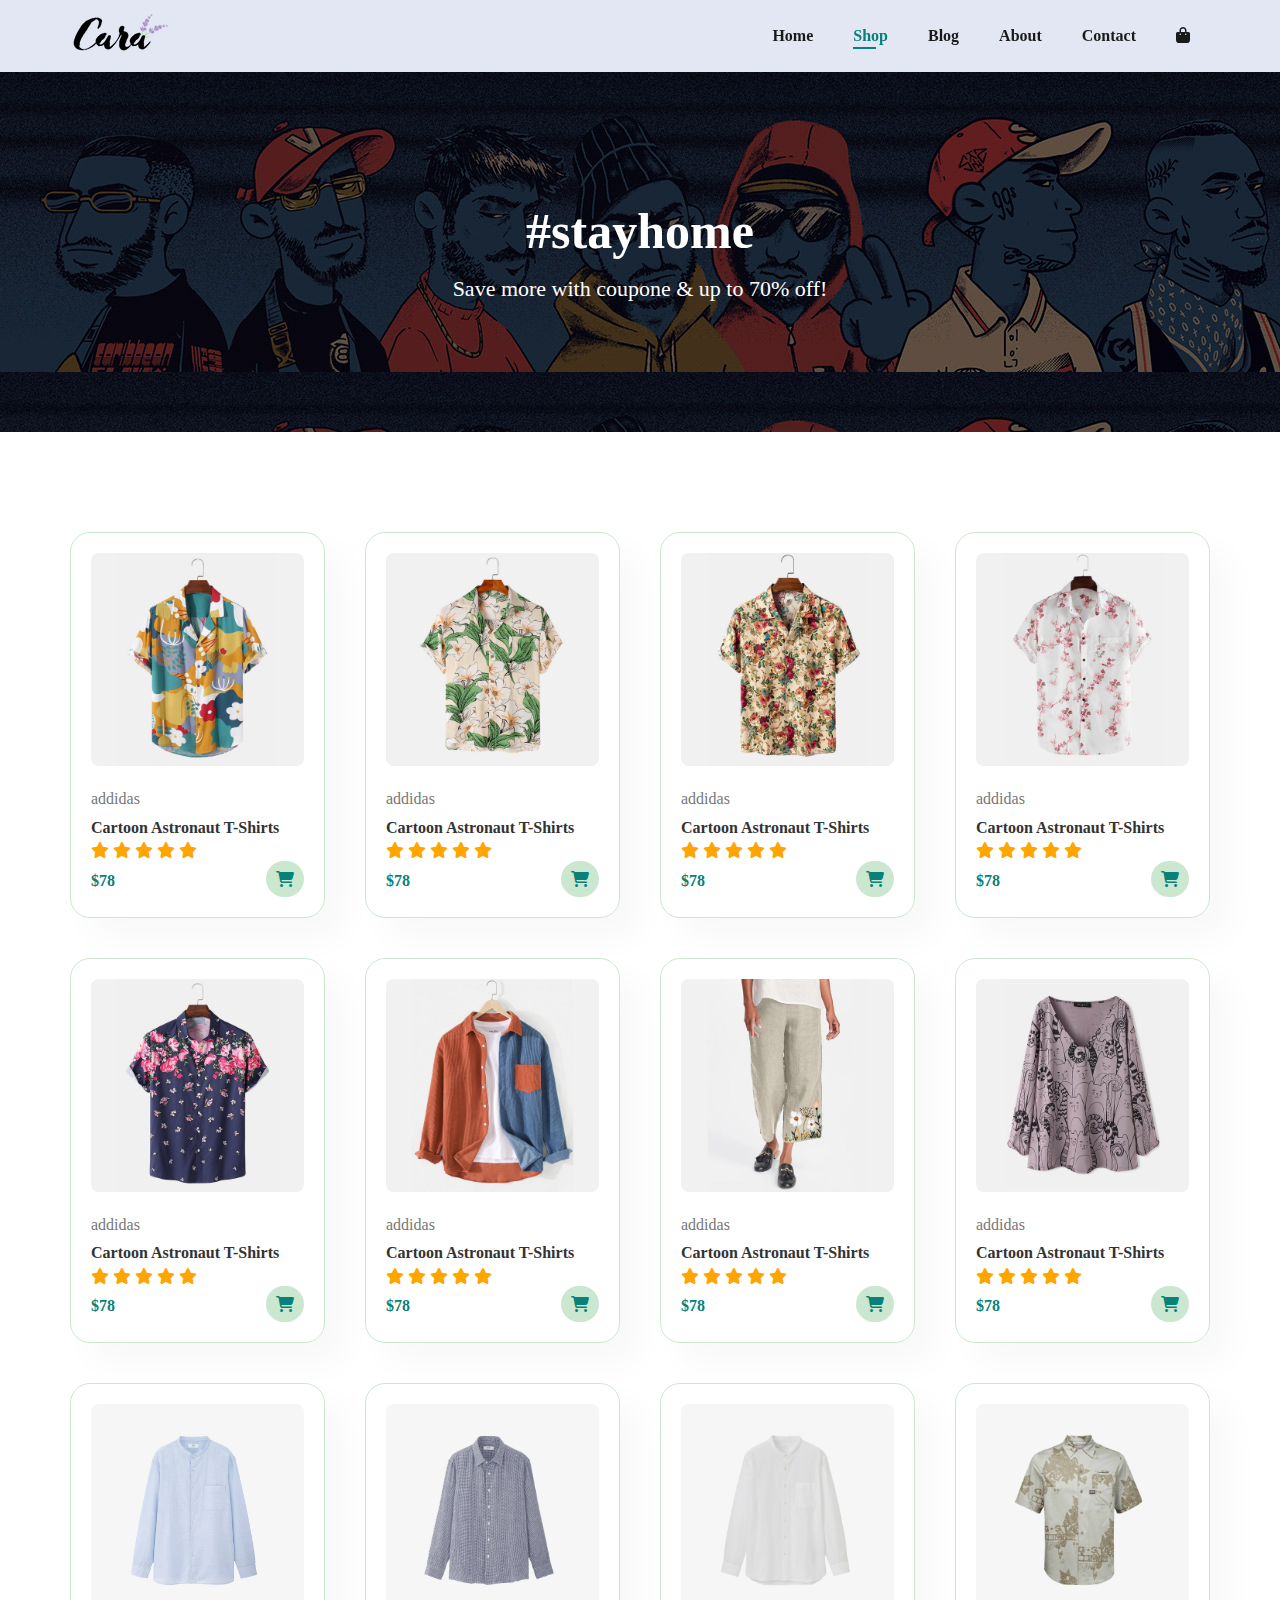
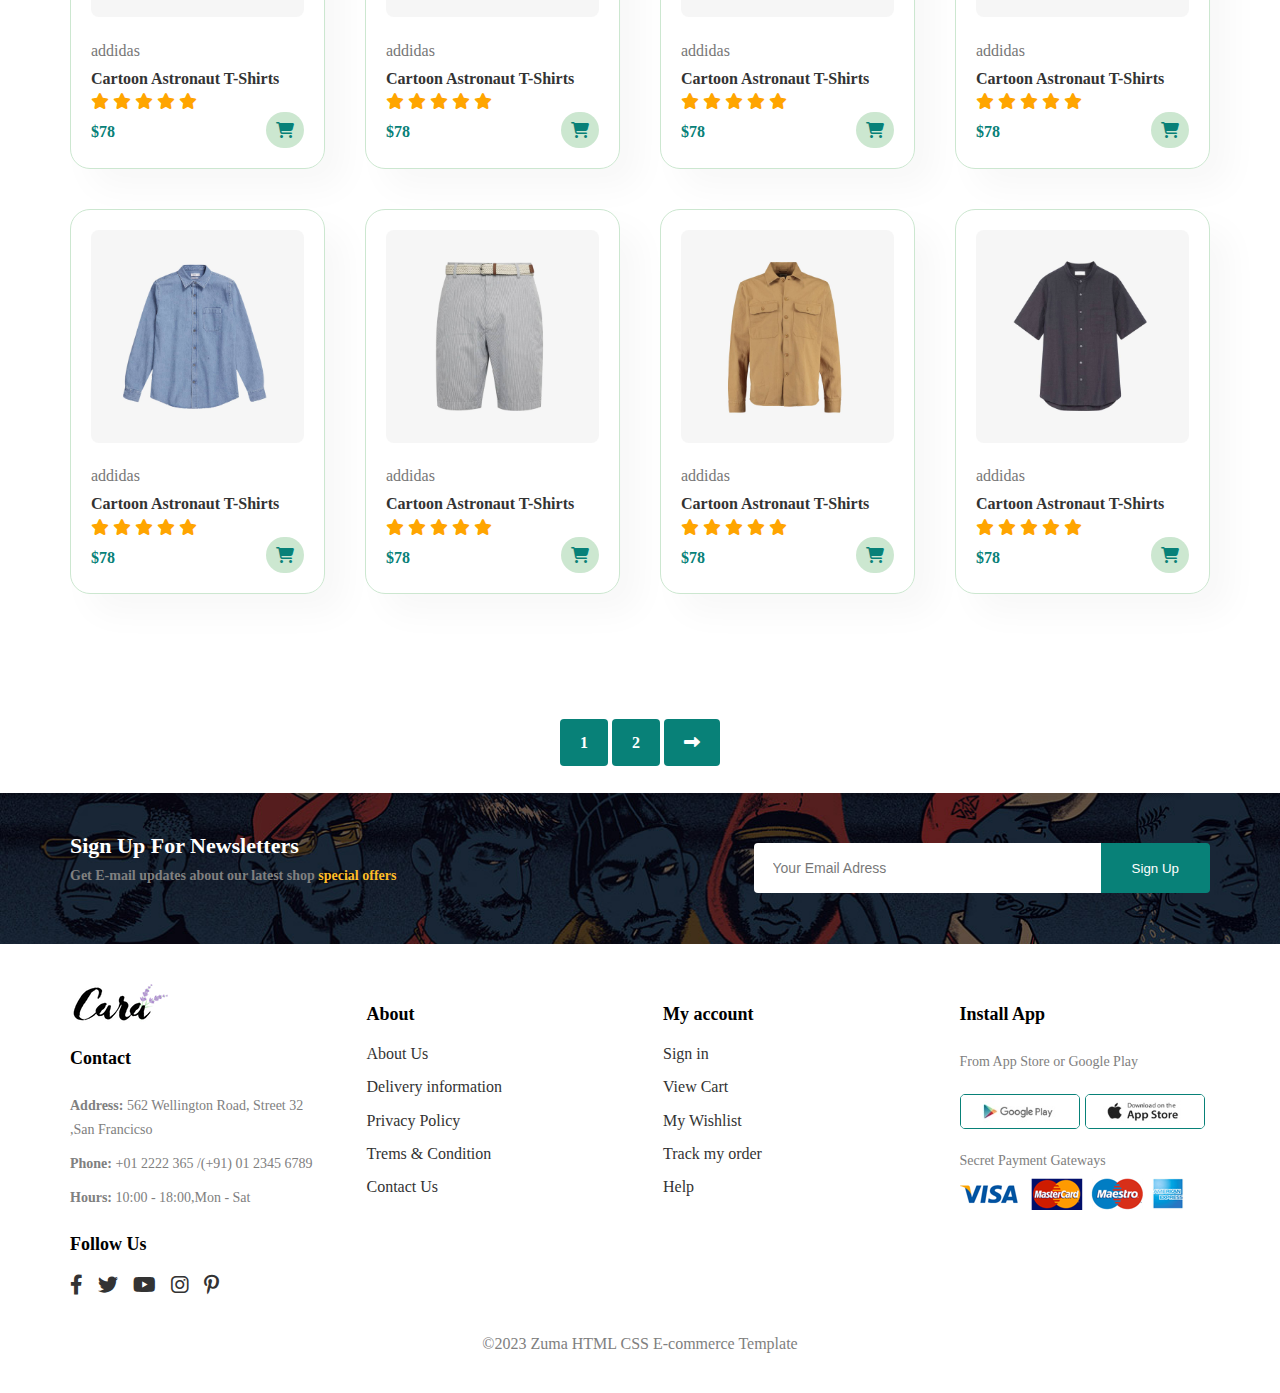
<file: shop.html>
<!DOCTYPE html>
<html lang="en">

<head>
    <meta charset="UTF-8">
    <meta name="viewport" content="width=device-width, initial-scale=1.0">
    <title>Project One</title>
    <!-- Css File -->
    <link rel="stylesheet" href="css/normalize.css">
    <link rel="stylesheet" href="css/all.min.css">
    <link rel="stylesheet" href="css/style.css">
</head>

<body>
    <!-- Start Header -->
    <header id="header">
        <div class="container">
            <a href="#">
                <img src="img/logo.png" class="logo" alt="logo">
            </a>
            <nav>
                <ul id="nav-links">
                    <li><a href="index.html">Home</a></li>
                    <li><a href="shop.html" class="active">Shop</a></li>
                    <li><a href="blog.html">Blog</a></li>
                    <li><a href="about.html">About</a></li>
                    <li><a href="contact.html">Contact</a></li>
                    <li id="lg-bar"><a href="cart.html"><i class="fa fa-shopping-bag"></i></a></li>
                    <a href="#" id="close"><i class="fa fa-times"></i></a>
                </ul>
            </nav>
            <div id="mobile">
                <a href="cart.html"><i class="fa fa-shopping-bag"></i></a>
                <i id="bar" class="fa fa-outdent"></i>
            </div>
        </div> <!-- container -->

    </header>
    <!-- End Header -->
    <!-- Start Page-header -->
    <div class="page-header">
        <div class="container">
            <div class="content">
                <h2>#stayhome</h2>
                <p>Save more with coupone & up to 70% off!</p>
            </div>
        </div> <!-- container -->
    </div>
    <!-- End Page-header-->
    <!-- Start Features P2 -->
    <section id="feature" class="feat-2">
        <div class="container">
            <div class="card" onclick="window.location.href='sproduct.html'">
                <img src="img/products/f1.jpg" alt="">
                <div class="content">
                    <span>Addidas</span>
                    <h4>Cartoon Astronaut T-Shirts</h4>
                    <div class="rate">
                        <i class="fa fa-star"></i>
                        <i class="fa fa-star"></i>
                        <i class="fa fa-star"></i>
                        <i class="fa fa-star"></i>
                        <i class="fa fa-star"></i>
                    </div>
                    <div class="price">
                        <h4>$78</h4>
                        <a href="#">
                            <i class="fa fa-shopping-cart"></i>
                        </a>
                    </div>
                </div>
            </div> <!-- 1 -->
            <div class="card" onclick="window.location.href='sproduct.html'" onclick="window.location.href='sproduct.html'">
                <img src="img/products/f2.jpg" alt="">
                <div class="content">
                    <span>Addidas</span>
                    <h4>Cartoon Astronaut T-Shirts</h4>
                    <div class="rate">
                        <i class="fa fa-star"></i>
                        <i class="fa fa-star"></i>
                        <i class="fa fa-star"></i>
                        <i class="fa fa-star"></i>
                        <i class="fa fa-star"></i>
                    </div>
                    <div class="price">
                        <h4>$78</h4>
                        <a href="#">
                            <i class="fa fa-shopping-cart"></i>
                        </a>
                    </div>
                </div>
            </div> <!-- 2 -->
            <div class="card" onclick="window.location.href='sproduct.html'" onclick="window.location.href='sproduct.html'">
                <img src="img/products/f3.jpg" alt="">
                <div class="content">
                    <span>Addidas</span>
                    <h4>Cartoon Astronaut T-Shirts</h4>
                    <div class="rate">
                        <i class="fa fa-star"></i>
                        <i class="fa fa-star"></i>
                        <i class="fa fa-star"></i>
                        <i class="fa fa-star"></i>
                        <i class="fa fa-star"></i>
                    </div>
                    <div class="price">
                        <h4>$78</h4>
                        <a href="#">
                            <i class="fa fa-shopping-cart"></i>
                        </a>
                    </div>
                </div>
            </div> <!-- 3 -->
            <div class="card" onclick="window.location.href='sproduct.html'">
                <img src="img/products/f4.jpg" alt="">
                <div class="content">
                    <span>Addidas</span>
                    <h4>Cartoon Astronaut T-Shirts</h4>
                    <div class="rate">
                        <i class="fa fa-star"></i>
                        <i class="fa fa-star"></i>
                        <i class="fa fa-star"></i>
                        <i class="fa fa-star"></i>
                        <i class="fa fa-star"></i>
                    </div>
                    <div class="price">
                        <h4>$78</h4>
                        <a href="#">
                            <i class="fa fa-shopping-cart"></i>
                        </a>
                    </div>
                </div>
            </div> <!-- 4 -->
            <div class="card" onclick="window.location.href='sproduct.html'">
                <img src="img/products/f5.jpg" alt="">
                <div class="content">
                    <span>Addidas</span>
                    <h4>Cartoon Astronaut T-Shirts</h4>
                    <div class="rate">
                        <i class="fa fa-star"></i>
                        <i class="fa fa-star"></i>
                        <i class="fa fa-star"></i>
                        <i class="fa fa-star"></i>
                        <i class="fa fa-star"></i>
                    </div>
                    <div class="price">
                        <h4>$78</h4>
                        <a href="#">
                            <i class="fa fa-shopping-cart"></i>
                        </a>
                    </div>
                </div>
            </div> <!-- 5 -->
            <div class="card" onclick="window.location.href='sproduct.html'">
                <img src="img/products/f6.jpg" alt="">
                <div class="content">
                    <span>Addidas</span>
                    <h4>Cartoon Astronaut T-Shirts</h4>
                    <div class="rate">
                        <i class="fa fa-star"></i>
                        <i class="fa fa-star"></i>
                        <i class="fa fa-star"></i>
                        <i class="fa fa-star"></i>
                        <i class="fa fa-star"></i>
                    </div>
                    <div class="price">
                        <h4>$78</h4>
                        <a href="#">
                            <i class="fa fa-shopping-cart"></i>
                        </a>
                    </div>
                </div>
            </div> <!-- 6 -->
            <div class="card" onclick="window.location.href='sproduct.html'">
                <img src="img/products/f7.jpg" alt="">
                <div class="content">
                    <span>Addidas</span>
                    <h4>Cartoon Astronaut T-Shirts</h4>
                    <div class="rate">
                        <i class="fa fa-star"></i>
                        <i class="fa fa-star"></i>
                        <i class="fa fa-star"></i>
                        <i class="fa fa-star"></i>
                        <i class="fa fa-star"></i>
                    </div>
                    <div class="price">
                        <h4>$78</h4>
                        <a href="#">
                            <i class="fa fa-shopping-cart"></i>
                        </a>
                    </div>
                </div>
            </div> <!-- 7 -->
            <div class="card" onclick="window.location.href='sproduct.html'">
                <img src="img/products/f8.jpg" alt="">
                <div class="content">
                    <span>Addidas</span>
                    <h4>Cartoon Astronaut T-Shirts</h4>
                    <div class="rate">
                        <i class="fa fa-star"></i>
                        <i class="fa fa-star"></i>
                        <i class="fa fa-star"></i>
                        <i class="fa fa-star"></i>
                        <i class="fa fa-star"></i>
                    </div>
                    <div class="price">
                        <h4>$78</h4>
                        <a href="#">
                            <i class="fa fa-shopping-cart"></i>
                        </a>
                    </div>
                </div>
            </div> <!-- 8 -->

            <div class="card" onclick="window.location.href='sproduct.html'">
                <img src="img/products/n1.jpg" alt="">
                <div class="content">
                    <span>Addidas</span>
                    <h4>Cartoon Astronaut T-Shirts</h4>
                    <div class="rate">
                        <i class="fa fa-star"></i>
                        <i class="fa fa-star"></i>
                        <i class="fa fa-star"></i>
                        <i class="fa fa-star"></i>
                        <i class="fa fa-star"></i>
                    </div>
                    <div class="price">
                        <h4>$78</h4>
                        <a href="#">
                            <i class="fa fa-shopping-cart"></i>
                        </a>
                    </div>
                </div>
            </div> <!-- 9 -->
            <div class="card" onclick="window.location.href='sproduct.html'">
                <img src="img/products/n2.jpg" alt="">
                <div class="content">
                    <span>Addidas</span>
                    <h4>Cartoon Astronaut T-Shirts</h4>
                    <div class="rate">
                        <i class="fa fa-star"></i>
                        <i class="fa fa-star"></i>
                        <i class="fa fa-star"></i>
                        <i class="fa fa-star"></i>
                        <i class="fa fa-star"></i>
                    </div>
                    <div class="price">
                        <h4>$78</h4>
                        <a href="#">
                            <i class="fa fa-shopping-cart"></i>
                        </a>
                    </div>
                </div>
            </div> <!-- 10 -->
            <div class="card" onclick="window.location.href='sproduct.html'">
                <img src="img/products/n3.jpg" alt="">
                <div class="content">
                    <span>Addidas</span>
                    <h4>Cartoon Astronaut T-Shirts</h4>
                    <div class="rate">
                        <i class="fa fa-star"></i>
                        <i class="fa fa-star"></i>
                        <i class="fa fa-star"></i>
                        <i class="fa fa-star"></i>
                        <i class="fa fa-star"></i>
                    </div>
                    <div class="price">
                        <h4>$78</h4>
                        <a href="#">
                            <i class="fa fa-shopping-cart"></i>
                        </a>
                    </div>
                </div>
            </div> <!-- 11 -->
            <div class="card" onclick="window.location.href='sproduct.html'">
                <img src="img/products/n4.jpg" alt="">
                <div class="content">
                    <span>Addidas</span>
                    <h4>Cartoon Astronaut T-Shirts</h4>
                    <div class="rate">
                        <i class="fa fa-star"></i>
                        <i class="fa fa-star"></i>
                        <i class="fa fa-star"></i>
                        <i class="fa fa-star"></i>
                        <i class="fa fa-star"></i>
                    </div>
                    <div class="price">
                        <h4>$78</h4>
                        <a href="#">
                            <i class="fa fa-shopping-cart"></i>
                        </a>
                    </div>
                </div>
            </div> <!-- 12 -->
            <div class="card" onclick="window.location.href='sproduct.html'">
                <img src="img/products/n5.jpg" alt="">
                <div class="content">
                    <span>Addidas</span>
                    <h4>Cartoon Astronaut T-Shirts</h4>
                    <div class="rate">
                        <i class="fa fa-star"></i>
                        <i class="fa fa-star"></i>
                        <i class="fa fa-star"></i>
                        <i class="fa fa-star"></i>
                        <i class="fa fa-star"></i>
                    </div>
                    <div class="price">
                        <h4>$78</h4>
                        <a href="#">
                            <i class="fa fa-shopping-cart"></i>
                        </a>
                    </div>
                </div>
            </div> <!-- 13 -->
            <div class="card" onclick="window.location.href='sproduct.html'">
                <img src="img/products/n6.jpg" alt="">
                <div class="content">
                    <span>Addidas</span>
                    <h4>Cartoon Astronaut T-Shirts</h4>
                    <div class="rate">
                        <i class="fa fa-star"></i>
                        <i class="fa fa-star"></i>
                        <i class="fa fa-star"></i>
                        <i class="fa fa-star"></i>
                        <i class="fa fa-star"></i>
                    </div>
                    <div class="price">
                        <h4>$78</h4>
                        <a href="#">
                            <i class="fa fa-shopping-cart"></i>
                        </a>
                    </div>
                </div>
            </div> <!-- 14 -->
            <div class="card" onclick="window.location.href='sproduct.html'">
                <img src="img/products/n7.jpg" alt="">
                <div class="content">
                    <span>Addidas</span>
                    <h4>Cartoon Astronaut T-Shirts</h4>
                    <div class="rate">
                        <i class="fa fa-star"></i>
                        <i class="fa fa-star"></i>
                        <i class="fa fa-star"></i>
                        <i class="fa fa-star"></i>
                        <i class="fa fa-star"></i>
                    </div>
                    <div class="price">
                        <h4>$78</h4>
                        <a href="#">
                            <i class="fa fa-shopping-cart"></i>
                        </a>
                    </div>
                </div>
            </div> <!-- 15 -->
            <div class="card" onclick="window.location.href='sproduct.html'">
                <img src="img/products/n8.jpg" alt="">
                <div class="content">
                    <span>Addidas</span>
                    <h4>Cartoon Astronaut T-Shirts</h4>
                    <div class="rate">
                        <i class="fa fa-star"></i>
                        <i class="fa fa-star"></i>
                        <i class="fa fa-star"></i>
                        <i class="fa fa-star"></i>
                        <i class="fa fa-star"></i>
                    </div>
                    <div class="price">
                        <h4>$78</h4>
                        <a href="#">
                            <i class="fa fa-shopping-cart"></i>
                        </a>
                    </div>
                </div>
            </div> <!-- 16 -->
        </div> <!-- container -->
    </section>
    <!-- End Features P2 -->
    <!-- Start slide-num -->
    <section id="pagination" class="section-p1">
        <a href="#">1</a>
        <a href="#">2</a>
        <a href="#"><i class="fa fa-long-arrow-alt-right"></i></a>
    </section>
    <!-- End slide-num -->
    <!-- Start Newsletters -->
    <section class="newsletter">
        <div class="container">
    
            <div class="text">
                <h4>Sign Up For Newsletters</h4>
                <p>Get E-mail updates about our latest shop <span>special offers</span></p>
            </div> <!-- 1 -->
    
            <div class="forms">
                <input type="email" placeholder="Your Email Adress">
                <button>Sign Up</button>
            </div> <!-- 2 -->
        </div> <!-- container -->
    </section>
    <!-- End Newsletters -->
    <!-- Start Footer -->
    <footer>
        <div class="container">
            <div class="box">
                <img src="img/logo.png" alt="">
                <h3>Contact</h3>
                <p><strong>Address:</strong> 562 Wellington Road, Street 32 ,San Francicso</p>
                <p><strong>Phone:</strong> +01 2222 365 /(+91) 01 2345 6789</p>
                <p><strong>Hours:</strong> 10:00 - 18:00,Mon - Sat</p>
                <h3>Follow Us</h3>
                <div class="social">
                    <i class="fab fa-facebook-f"></i>
                    <i class="fab fa-twitter"></i>
                    <i class="fab fa-youtube"></i>
                    <i class="fab fa-instagram"></i>
                    <i class="fab fa-pinterest-p"></i>
                </div>
            </div> <!-- 1 -->
    
            <div class="box">
                <h3>About</h3>
                <ul>
                    <li><a href="#">About Us</a></li>
                    <li><a href="#">Delivery information</a></li>
                    <li><a href="#">Privacy Policy</a></li>
                    <li><a href="#">Trems & Condition</a></li>
                    <li><a href="#">Contact Us</a></li>
                </ul>
            </div> <!-- 2 -->
    
            <div class="box">
                <h3>My account</h3>
                <ul>
                    <li><a href="#">Sign in</a></li>
                    <li><a href="#">View Cart</a></li>
                    <li><a href="#">My Wishlist</a></li>
                    <li><a href="#">Track my order</a></li>
                    <li><a href="#">Help</a></li>
                </ul>
            </div> <!-- 3 -->
    
            <div class="box">
                <h3>Install App</h3>
                <p>From App Store or Google Play</p>
                <div class="play-socail">
                    <img src="img/pay/play.jpg" alt="">
                    <img src="img/pay/app.jpg" alt="">
                </div>
                <p>Secret Payment Gateways</p>
                <img src="img/pay/pay.png" alt="">
            </div> <!-- 4 -->
        </div> <!-- container -->
        <p class="foot-p">©2023 Zuma HTML CSS E-commerce Template</p>
    </footer>
    <!-- End Footer -->
    
    



















    <script src="main.js"></script>
</body>

</html>
</file>
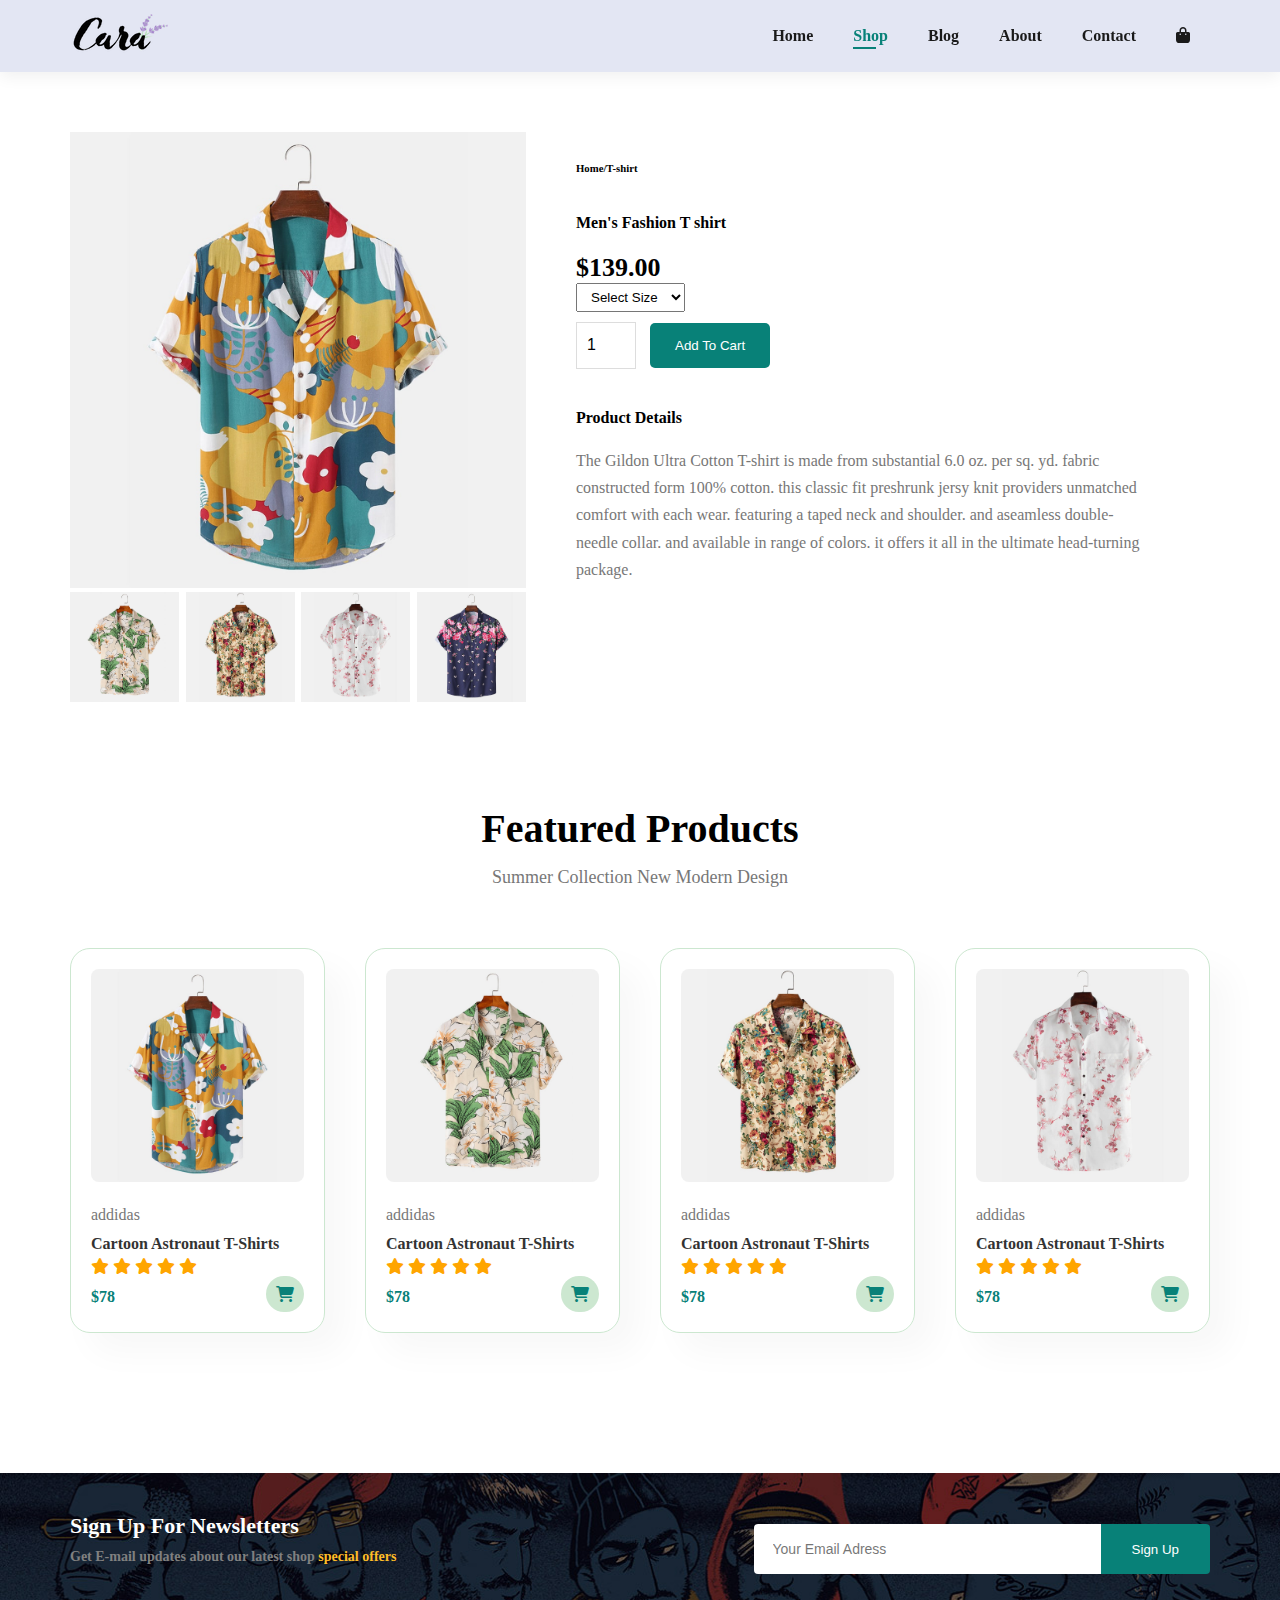
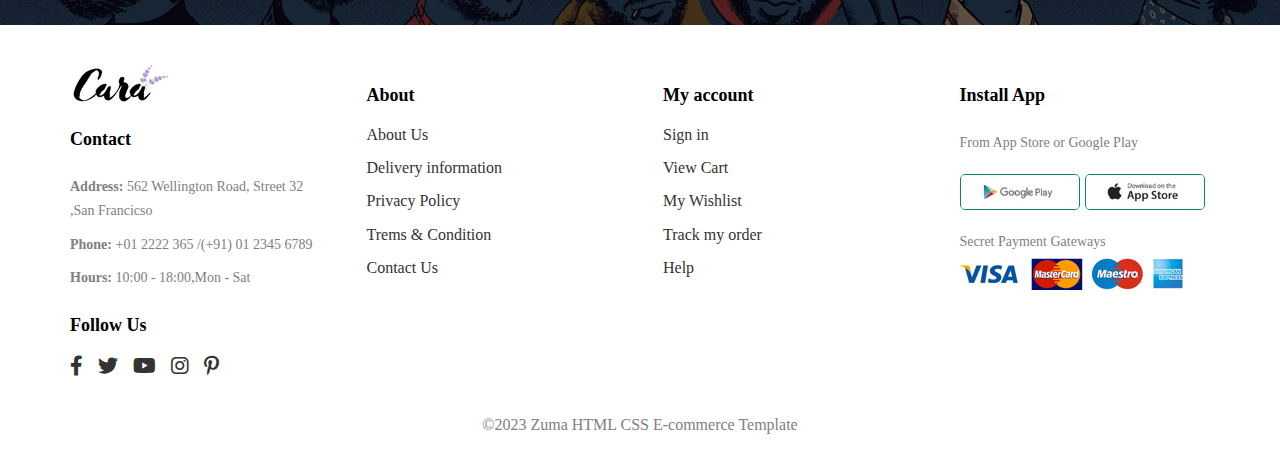
<file: sproduct.html>
<!DOCTYPE html>
<html lang="en">

<head>
    <meta charset="UTF-8">
    <meta name="viewport" content="width=device-width, initial-scale=1.0">
    <title>Project One</title>
    <!-- Css File -->
    <link rel="stylesheet" href="css/normalize.css">
    <link rel="stylesheet" href="css/all.min.css">
    <link rel="stylesheet" href="css/style.css">
</head>

<body>
    <!-- Start Header -->
    <header id="header">
        <div class="container">
            <a href="#">
                <img src="img/logo.png" class="logo" alt="logo">
            </a>
            <nav>
                <ul id="nav-links">
                    <li><a href="index.html">Home</a></li>
                    <li><a href="shop.html" class="active">Shop</a></li>
                    <li><a href="blog.html">Blog</a></li>
                    <li><a href="about.html">About</a></li>
                    <li><a href="contact.html">Contact</a></li>
                    <li id="lg-bar"><a href="cart.html"><i class="fa fa-shopping-bag"></i></a></li>
                    <a href="#" id="close"><i class="fa fa-times"></i></a>
                </ul>
            </nav>
            <div id="mobile">
                <a href="cart.html"><i class="fa fa-shopping-bag"></i></a>
                <i id="bar" class="fa fa-outdent"></i>
            </div>
        </div> <!-- container -->

    </header>
    <!-- End Header -->
    <!-- Start Prodetails -->
    <section id="prodetails" class="section-p1">
        <div class="container">
            <div class="box-image">
                <img src="img/products/f1.jpg" width="100%" id="Maining" alt="">

                <div class="sm-image-group">

                    <div class="sm-image">
                        <img src="img/products/f2.jpg" width="100%" class="small-img" alt="">
                    </div> <!-- 1 -->
                    <div class="sm-image">
                        <img src="img/products/f3.jpg" width="100%" class="small-img" alt="">
                    </div> <!-- 2 -->
                    <div class="sm-image">
                        <img src="img/products/f4.jpg" width="100%" class="small-img" alt="">
                    </div> <!-- 3 -->
                    <div class="sm-image">
                        <img src="img/products/f5.jpg" width="100%" class="small-img" alt="">
                    </div> <!-- 4 -->

                </div> <!-- sm-image-group -->
            </div> <!-- box-iamge -->

            <div class="single-details">
                <h6>Home/T-shirt</h6>
                <h4>Men's Fashion T shirt</h4>
                <h2>$139.00</h2>
                <select>
                    <option>Select Size</option>
                    <option>xl</option>
                    <option>xxl</option>
                    <option>Small</option>
                    <option>Large</option>
                </select>
                <input type="number" value="1">
                <button>Add To Cart</button>
                <h4>Product Details</h4>
                <p>The Gildon Ultra Cotton T-shirt is made from substantial 6.0 oz. per sq. yd. fabric constructed form 100% cotton. this
                classic fit preshrunk jersy knit providers unmatched comfort with each wear. featuring a taped neck and shoulder. and
                aseamless double-needle collar. and available in range of colors. it offers it all in the ultimate head-turning package.</p>
            </div>
        </div>
    </section>
    <!-- End Prodetails -->

    <!-- Start Features P2 -->
    <section id="feature" class="feat-2">
        <div class="main-heading">
            <h2>Featured Products</h2>
            <p>Summer Collection New Modern Design</p>
        </div>
        <div class="container">
            <div class="card">
                <img src="img/products/f1.jpg" alt="">
                <div class="content">
                    <span>Addidas</span>
                    <h4>Cartoon Astronaut T-Shirts</h4>
                    <div class="rate">
                        <i class="fa fa-star"></i>
                        <i class="fa fa-star"></i>
                        <i class="fa fa-star"></i>
                        <i class="fa fa-star"></i>
                        <i class="fa fa-star"></i>
                    </div>
                    <div class="price">
                        <h4>$78</h4>
                        <a href="#">
                            <i class="fa fa-shopping-cart"></i>
                        </a>
                    </div>
                </div>
            </div> <!-- 1 -->
            <div class="card">
                <img src="img/products/f2.jpg" alt="">
                <div class="content">
                    <span>Addidas</span>
                    <h4>Cartoon Astronaut T-Shirts</h4>
                    <div class="rate">
                        <i class="fa fa-star"></i>
                        <i class="fa fa-star"></i>
                        <i class="fa fa-star"></i>
                        <i class="fa fa-star"></i>
                        <i class="fa fa-star"></i>
                    </div>
                    <div class="price">
                        <h4>$78</h4>
                        <a href="#">
                            <i class="fa fa-shopping-cart"></i>
                        </a>
                    </div>
                </div>
            </div> <!-- 2 -->
            <div class="card">
                <img src="img/products/f3.jpg" alt="">
                <div class="content">
                    <span>Addidas</span>
                    <h4>Cartoon Astronaut T-Shirts</h4>
                    <div class="rate">
                        <i class="fa fa-star"></i>
                        <i class="fa fa-star"></i>
                        <i class="fa fa-star"></i>
                        <i class="fa fa-star"></i>
                        <i class="fa fa-star"></i>
                    </div>
                    <div class="price">
                        <h4>$78</h4>
                        <a href="#">
                            <i class="fa fa-shopping-cart"></i>
                        </a>
                    </div>
                </div>
            </div> <!-- 3 -->
            <div class="card">
                <img src="img/products/f4.jpg" alt="">
                <div class="content">
                    <span>Addidas</span>
                    <h4>Cartoon Astronaut T-Shirts</h4>
                    <div class="rate">
                        <i class="fa fa-star"></i>
                        <i class="fa fa-star"></i>
                        <i class="fa fa-star"></i>
                        <i class="fa fa-star"></i>
                        <i class="fa fa-star"></i>
                    </div>
                    <div class="price">
                        <h4>$78</h4>
                        <a href="#">
                            <i class="fa fa-shopping-cart"></i>
                        </a>
                    </div>
                </div>
            </div> <!-- 4 -->
        </div> <!-- container -->
    </section>
    <!-- End Features P2 -->
    <!-- Start Newsletters -->
    <section class="newsletter">
        <div class="container">
    
            <div class="text">
                <h4>Sign Up For Newsletters</h4>
                <p>Get E-mail updates about our latest shop <span>special offers</span></p>
            </div> <!-- 1 -->
    
            <div class="forms">
                <input type="email" placeholder="Your Email Adress">
                <button>Sign Up</button>
            </div> <!-- 2 -->
        </div> <!-- container -->
    </section>
    <!-- End Newsletters -->
    <!-- Start Footer -->
    <footer>
        <div class="container">
            <div class="box">
                <img src="img/logo.png" alt="">
                <h3>Contact</h3>
                <p><strong>Address:</strong> 562 Wellington Road, Street 32 ,San Francicso</p>
                <p><strong>Phone:</strong> +01 2222 365 /(+91) 01 2345 6789</p>
                <p><strong>Hours:</strong> 10:00 - 18:00,Mon - Sat</p>
                <h3>Follow Us</h3>
                <div class="social">
                    <i class="fab fa-facebook-f"></i>
                    <i class="fab fa-twitter"></i>
                    <i class="fab fa-youtube"></i>
                    <i class="fab fa-instagram"></i>
                    <i class="fab fa-pinterest-p"></i>
                </div>
            </div> <!-- 1 -->
    
            <div class="box">
                <h3>About</h3>
                <ul>
                    <li><a href="#">About Us</a></li>
                    <li><a href="#">Delivery information</a></li>
                    <li><a href="#">Privacy Policy</a></li>
                    <li><a href="#">Trems & Condition</a></li>
                    <li><a href="#">Contact Us</a></li>
                </ul>
            </div> <!-- 2 -->
    
            <div class="box">
                <h3>My account</h3>
                <ul>
                    <li><a href="#">Sign in</a></li>
                    <li><a href="#">View Cart</a></li>
                    <li><a href="#">My Wishlist</a></li>
                    <li><a href="#">Track my order</a></li>
                    <li><a href="#">Help</a></li>
                </ul>
            </div> <!-- 3 -->
    
            <div class="box">
                <h3>Install App</h3>
                <p>From App Store or Google Play</p>
                <div class="play-socail">
                    <img src="img/pay/play.jpg" alt="">
                    <img src="img/pay/app.jpg" alt="">
                </div>
                <p>Secret Payment Gateways</p>
                <img src="img/pay/pay.png" alt="">
            </div> <!-- 4 -->
        </div> <!-- container -->
        <p class="foot-p">©2023 Zuma HTML CSS E-commerce Template</p>
    </footer>
    <!-- End Footer -->























    <script>
        // Start Navbar
            const bar = document.getElementById('bar');
            const close = document.getElementById('close');
            const nav = document.getElementById('nav-links');

            if (bar) {
                bar.addEventListener('click', () => {
                    nav.classList.add('active');
                })
            }

            if (close) {
                close.addEventListener('click', () => {
                    nav.classList.remove('active');
                })
            }
            // End Navbar
        var mainImg = document.getElementById('Maining');
            var smImg = document.getElementsByClassName('small-img');

            smImg[0].onclick = function () {
                mainImg.src = smImg[0].src;
            }
            smImg[1].onclick = function () {
                mainImg.src = smImg[1].src;
            }
            smImg[2].onclick = function () {
                mainImg.src = smImg[2].src;
            }
            smImg[3].onclick = function () {
                mainImg.src = smImg[3].src;
            } 
    </script>
</body>

</html>
</file>
<file: css/style.css>
*{
    padding: 0;
    margin: 0;
    box-sizing: border-box;
    -moz-box-sizing: border-box;
    -webkit-box-sizing: border-box;
}
:root{
    --main-color: #088178;
    --secondry-color: #343E51;
    --padding-top: 100px;
    --padding-bottom: 100px;
    --transition-main: 0.3s;
    --text-color: #777;
}
ul{
    list-style: none;
}
a{
    text-decoration: none;
}
.main-heading{
    display: flex;
    align-items: center;
    justify-content: center;
    flex-direction: column;
    margin-bottom: 60px;
}
.main-heading h2{
    font-size: 40px;
}
.main-heading p{
    font-size: 18px;
    margin-top: 15px;
    color: var(--text-color);
}
.container{
    padding-right: 15px;
    padding-left: 15px;
    margin-right: auto;
    margin-left: auto;
}
@media (min-width: 768px) {
    .container{
        width: 750px;
    }
}
@media (min-width: 992px) {
    .container{
        width: 970px;
    }
}
@media (min-width: 1200px) {
    .container{
        width: 1170px;
    }
}
/* Start Header */
#header{
    background-color: #E3E6F3;
    box-shadow: 0 5px 15px rgba(0, 0, 0, 0.06);
    z-index: 999;
    position: sticky;
    top: 0;
    left: 0;
}
#header .container{
    display: flex;
    align-items: center;
    justify-content: space-between;
    height: 72px;
}
#nav-links{
    display: flex;
    align-items: center;
    justify-content: center;
}
@media (max-width: 799px) {
    #nav-links{
        flex-direction: column;
        align-items: flex-start;
        justify-content: flex-start;
        position: fixed;
        top: 0;
        right: -400px;
        background-color: #E3E6F3;
        box-shadow: 0 40px 60px rgba(0, 0, 0, 0.2);
        height: 100vh;
        width: 300px;
        padding: 80px 0 0 10px;
        transition: var(--transition-main);
    }
    #nav-links.active{
        right: 0;
    }
    #nav-links li{
        margin-bottom: 25px;
    }
    #lg-bar{
        display: none;
    }
}
#nav-links li{
    padding: 0 20px;
    position: relative;
}
#nav-links li a{
    color: #1a1a1a;
    font-size: 16px;
    font-weight: 600;
    transition: var(--transition-main) ease;
}
#nav-links #close{
    position: absolute;
    left: 30px;
    top: 30px;
    color: #333;
    font-size: 24px;
    display: none;
}
@media (max-width: 799px) {
    #nav-links #close{
        display: block;
    }
}
#nav-links li a:hover,
#nav-links li a.active{
    color: var(--main-color);
}
#nav-links li a.active::after,
#nav-links li a:hover::after{
    content: '';
    position: absolute;
    left: 20px;
    bottom: -4px;
    background-color: var(--main-color);
    width: 30%;
    height: 2px;
}
#mobile{
    display: none;
    align-items: center;
}
#mobile i{
    color: #1a1a1a;
    padding-left: 20px;
    font-size: 24px;
    cursor: pointer;
}
@media (max-width: 799px) {
    #mobile{
        display: flex;
    }
}
/* End Header */
/* Start Landing */
.landing{
    height: 90vh;
    width: 100%;
    background-image: url(../img/hero1.jpg);
    background-size: cover;
    background-position: top 40%;
    position: relative;
}
@media (max-width:991px) {
    .landing{
        height: 70vh;
        background-position: center;
    }
    
}
.landing .container .content{
    position: absolute;
    top: 50%;
    transform: translateY(-50%)
}
.landing .content h4{
    font-size: 25px;
    margin: 0;
}
.landing .content h2{
    font-size: 50px;
    margin: 10px 0 20px;
}
.landing .content h2 span{
    color: var(--main-color);
}
.landing .content p{
    color: #333;
    font-size: 18px;
    margin-bottom: 20px;
}
.landing .content button{
    background-color: transparent;
    background-image: url(../img/button.png);
    background-repeat: no-repeat;
    padding: 14px 80px 14px 65px;
    border: none;
    font-weight: 700;
    color: var(--main-color);
    cursor: pointer;
}
/* End Landing */
/* Start Features P1 */
.feat-1{
    padding-top: var(--padding-top);
}
.feat-1 .container{
    display: grid;
    grid-template-columns: repeat(auto-fill,minmax(150px,1fr));
    gap: 40px;
}
.feat-1 .card{
    text-align: center;
    border: 1px solid #cce7d0;
    box-shadow: 20px 20px 34px rgba(0, 0, 0, 0.03);
    padding: 20px;
    transition: var(--transition-main);
    border-radius: 5px;
}
.feat-1 .card:hover{
    transform: translateY(-10px);
    box-shadow: 20px 20px 34px rgba(0, 0, 0, 0.06);
}
.feat-1 .card img{
    width: 100%;
}
.feat-1 .card h4{
    margin-top: 15px;
    color: var(--main-color);
    font-size: 12px;
    padding: 5px 10px;
}
.feat-1 .card h4.colo-bg1{
    background-color: #FDDDE4;
}
.feat-1 .card h4.colo-bg2{
    background-color: #CDEBBC;
}
/* End Features P1 */
/* Start Features P2 */
.feat-2{
    padding-top: var(--padding-top);
    padding-bottom: var(--padding-bottom);
}
.feat-2 .container{
    display: grid;
    grid-template-columns: repeat(auto-fill, minmax(250px, 1fr));
    gap: 40px;
}
.feat-2 .card{
    padding: 20px;
    border: 1px solid #cce7d0;
    border-radius: 20px;
    box-shadow: 20px 20px 34px rgba(0, 0, 0, 0.03);
    transition: var(--transition-main);
}
.feat-2 .card:hover{
    box-shadow: 20px 20px 34px rgba(0, 0, 0, 0.07);
}
.feat-2 .card img{
    width: 100%;
    border-radius: 8px;
}
.feat-2 .card .content{
    margin-top: 20px;
}
.feat-2 .card .content span{ 
    color: var(--text-color);
    text-transform: lowercase;
}
.feat-2 .card .content h4{
    margin-top: 10px;
    margin-bottom: 5px;
    color: #333;
}
.feat-2 .card .rate i{
    color: orange;
}
.feat-2 .card .price {
    display: flex;
    align-items: center;
    justify-content: space-between;
}
.feat-2 .card .price h4{
    color: var(--main-color);
}
.feat-2 .card .price a i{
    color: var(--main-color);
    background-color: #cce7d0;
    padding: 10px;
    border-radius: 50px;
    transition: var(--transition-main);
}
.feat-2 .card .price a i:hover{
    transform: translateY(-10px);
}
/* End Features P2 */
/* Start Banner */
.banner{
    padding-bottom: var(--padding-bottom);
    background-image: url(../img/banner/b2.jpg);
    background-position: center;
    background-size: cover;
}

.banner .container{
    text-align: center;
    padding-top: 80px;
}
.banner h4{
    color: white;
    font-size: 22px;
}
.banner h2{
    font-size: 30px;
    color: white;
    margin: 20px 0;
}
.banner h2 span{
    color: red;
}
.banner button{
    padding: 10px 25px;
    background-color: white;
    border: none;
    border-radius: 5px;
    transition: var(--transition-main);
    font-weight: 500;
    font-size: 14px;
}
.banner button:hover{
    background-color: var(--main-color);
    color: white;
}
/* End Banner */
/* Start lg-banner */
.sec-1{
    padding-bottom: var(--padding-bottom);
}
.sec-1 .container{
    display: flex;
}
@media (max-width:767px) {
    .sec-1 .container{
        flex-direction: column;
    }
}
.sec-1 .banner-box,
.sec-1 .banner-box-2{
    background-position: center;
    background-size: cover;
    width: 100%;
    min-height: 50vh;
    display: flex;
    flex-direction: column;
    justify-content: center;
    align-items: flex-start;
    padding-left: 20px;
    color: white;
    transition: var(--transition-main);

}
.sec-1 .banner-box{
    background-image:linear-gradient(rgba(0, 0, 0, 0.3), rgba(0, 0, 0, 0.3)), url(../img/banner/b16.jpg);
}
.sec-1 .banner-box-2{
    background-image:linear-gradient(rgba(0, 0, 0, 0.3), rgba(0, 0, 0, 0.3)), url(../img/banner/b10.jpg);
}
.sec-1 .banner-box span,
.sec-1 .banner-box-2 span{
    font-size: 22px;
}
.sec-1 .banner-box h4,
.sec-1 .banner-box-2 h4{
    margin: 5px 0 15px;
    font-size: 35px;
}
.sec-1 .banner-box p,
.sec-1 .banner-box-2 p{
    margin-bottom: 15px;
    font-size: 18px;
}
.sec-1 .banner-box button,
.sec-1 .banner-box-2 button{
    padding: 10px 20px;
    background: transparent;
    border: 1px solid white;
    color: white;
    font-weight: 600;
    border-radius: 5px;
    cursor: pointer;
    transition: var(--transition-main);
}
.sec-1 .banner-box:hover button,
.sec-1 .banner-box-2:hover button{
    background-color: var(--main-color);
    border-color: var(--main-color);
}
/* End lg-banner */
/* Start sm-banner */
.sec-2{
    padding-bottom: var(--padding-bottom) ;
}
.sec-2 .container{
    display: flex;
}
@media (max-width:767px) {
    .sec-2 .container {
        flex-direction: column;
    }
}
.sec-2 .box-banner-1,
.sec-2 .box-banner-2,
.sec-2 .box-banner-3{
    width: 100%;
    min-height: 30vh;
    background-position: center;
    background-size: cover;
    display: flex;
    justify-content: center;
    flex-direction: column;
    align-items: flex-start;
    color: white;
    padding-left: 20px;
}
.sec-2 .box-banner-1{
    background-image: linear-gradient(rgba(0, 0, 0, 0.6),rgba(0, 0, 0, 0.4)), url(../img/ban1.jpg);
}
.sec-2 .box-banner-2{
    background-image:linear-gradient(rgba(0, 0, 0, 0.6), rgba(0, 0, 0, 0.4)), url(../img/ban2.webp);
}
.sec-2 .box-banner-3{
    background-image:linear-gradient(rgba(0, 0, 0, 0.6), rgba(0, 0, 0, 0.4)), url(../img/ban1.jpg);
}
.sec-2 .box-banner-1 h2,
.sec-2 .box-banner-2 h2,
.sec-2 .box-banner-3 h2{
    font-size: 22px;
}
.sec-2 .box-banner-1 h3,
.sec-2 .box-banner-2 h3,
.sec-2 .box-banner-3 h3{
    color: red;
    margin-top: 10px;
    font-size: 18px;
}
/* End sm-banner */
/* Start newsletter */
.newsletter{
    background-image: url(../img/banner/b1.jpg);
    background-position: center;
    background-size: cover;
    padding: 40px 0;
    margin: 40px 0;
}
.newsletter .container{
    display: flex;
    justify-content: space-between;
    align-items: center;
    flex-wrap: wrap;
} 
.newsletter .text h4{
    font-size: 22px;
    color: white;
    font-weight: 700;
    margin: 0;
} 
.newsletter .text p{
    font-size: 14px;
    color: gray;
    font-weight: 600;
    margin: 10px 0 20px;
} 
.newsletter .text p span{
    color: #ffbd27;

} 
.newsletter .forms{
    display: flex;
    width: 40%;
}
@media (max-width: 767px) {
    .newsletter .forms{
        width: 100%;
    }
}
.newsletter input{
    height: 3.125rem;
    padding: 0 1.25em;
    font-size: 14px;
    width: 100%;
    border: 1px solid transparent;
    border-radius: 4px;
    outline: none;
    border-top-right-radius:0 ;
    border-bottom-right-radius:0 ;
}
.newsletter button{
    background-color: var(--main-color);
    color: white;
    height: 3.125rem;
    padding: 0 2.25em;
    border: 1px solid transparent;
    white-space: nowrap;
    border-radius: 4px;
    border-top-left-radius: 0;
    border-bottom-left-radius: 0;
    cursor: pointer;
}
/* End newsletter */
/* Start Footer */

footer .container{
    display: grid;
    grid-template-columns: repeat(auto-fill,minmax(250px,1fr));
    gap: 46px;
}
footer .box h3{
    margin: 20px 0;
    font-size: 18px;
}
footer .box p{
    font-size: 14px;
    padding: 5px 0;
    line-height: 1.7;
    color: gray;
}
footer .box .social{
    display: flex;
    align-items: center;
    gap: 15px;
}
footer .box .social i{
    color: #333;
    transition: var(--transition-main);
    cursor: pointer;
    font-size: 20px;
}
footer .box .social i:hover{
    color: var(--main-color);
}
footer .box ul li a{
    display: block;
    color: #333;
    margin-bottom: 15px;
    transition: var(--transition-main);
}
footer .box ul li a:hover{
    color: var(--main-color);
}
footer .box .play-socail{
    display: flex;
    align-items: center;
    gap: 5px;
}
footer .box .play-socail img{
    border: 1px solid  var(--main-color);
    width: 120px;
    margin: 15px 0px;
    border-radius: 5px;
    cursor: pointer;
}
footer .foot-p{
    color: gray;
    text-align: center;
    margin: 40px 0;
}
/* End Footer */















/* Start Page-header  Shop-Page*/
.page-header{
    background-image: url(../img/banner/b1.jpg);
    height: 40vh;
    display: flex;
    justify-content: center;
    text-align: center;
    flex-direction: column;
}
@media (max-width: 991px) {
    .page-header{
        background-repeat: no-repeat;
    }
}
.page-header h2{
    color: white;
    font-size: 50px;
}
.page-header p{
    color: white;
    margin-top: 15px;
    font-size: 22px;
}
/* End Page-header  Shop-Page*/
/* start slide-num */
#pagination{
    text-align: center;
    margin: 40px;
}
#pagination a{
    background-color: var(--main-color);
    padding: 15px 20px;
    color: #fff;
    border-radius: 4px;
    font-weight: 600;
}
#pagination a i{
    font-size: 16px;
    font-weight: 600;
}
/* End slide-num */

/* Start sproduct */
#prodetails .container{
    display: flex;
    margin-top: 60px;
}
@media (max-width: 767px) {
    #prodetails .container{
        flex-direction: column;
    }
}
#prodetails .box-image{
    width: 40%;
    margin-right: 50px;
}
@media (max-width: 767px) {
    #prodetails .box-image {
        width: 100%;
        margin-right: 0;
    }
}
.sm-image-group{
    display: flex;
    justify-content: space-between;
}
.sm-image{
    flex-basis: 24%;
    cursor: pointer;
}
#prodetails .single-details{
    width: 50%;
    padding-top: 30px;
}
@media (max-width: 767px) {
    #prodetails .single-details {
        width: 100%;
    }
}
#prodetails .single-details h4{
    padding: 40px 0 20px 0;
}
#prodetails .single-details h2{
    font-size: 26px;
}
#prodetails .single-details select{
    display: block;
    padding: 5px 10px;
    margin-bottom: 10px;
}
#prodetails .single-details input{
    width: 60px;
    height: 47px;
    padding-left: 10px;
    font-size: 16px;
    margin-right: 10px;
    border:1px solid #ddd;
    
}
#prodetails .single-details input:focus{
    outline: none;
}
#prodetails .single-details button{
    background-color: var(--main-color);
    color: white;
    border: none;
    padding: 15px 25px;
    border-radius: 5px;
}
#prodetails .single-details p{
    line-height: 1.7;
    color: #777;
}
/* End sproduct */

/* Start Blog */
.page-header.blog-bg{
    background-image: url(../img/banner/b19.jpg);
    background-size: cover;
    background-position: center;
}
#blog{
    padding-top: var(--padding-top);
}
#blog .container{
    display: flex;
    align-items: center;
    flex-direction: column;
}

#blog .blog-box{
    display: flex;
    align-items: center;
    width: 100%;
    position: relative;
    padding-bottom: 90px;
}
@media (max-width: 767px) {
    #blog .blog-box{
        flex-direction: column;
        align-items: flex-start;
    }
}
#blog .blog-box .image{
    width: 50%;
    margin-right: 40px;
}
@media (max-width: 767px) {
    #blog .blog-box .image{
        width: 100%;
        margin-right: 0;
        margin-bottom: 30px;
    }
}
#blog .blog-box .image img{
    width: 100%;
    height: 300px;
    object-fit: cover;
    border-radius: 3px;
}
#blog .text{
    width: 50%;
}
@media (max-width: 767px) {
    #blog .text {
        width: 100%;
        margin-right: 0;
    }
}
#blog .text h2{
    margin: 0;
}
#blog .text p{
    width: 80%;
    margin: 20px 0;
    line-height: 1.7;
    color: var(--secondry-color);
}
#blog .text a{
    color: black;
    cursor: pointer;
    transition: var(--transition-main);
    position: relative;
}
#blog .text a:hover{
    color: var(--main-color);
}
#blog .text a::after{
    content: '';
    position: absolute;
    width: 50px;
    height: 1px;
    background-color: black;
    top: 50%;
    transform: translateX(-50%);
    right: -90px;
}
#blog .text a:hover::after{
    background-color: var(--main-color);
}
#blog .blog-box h1{
    position: absolute;
    left: 0;
    top: -100px;
    font-size: 70px;
    color: #b2b2b2;
    z-index: -9;
}
/* End Blog */
/* Start About */
.page-header.about-bg{
    background-image: url(../img/about/banner.png);
    background-size: cover;
    background-position: center;
}
.feat-1.about-faet{
    padding-bottom: var(--padding-bottom);
}
#about{
    padding-top: var(--padding-top);
}
#about .container{
    display: flex;
    align-items: center;
    flex-direction: column;
}
#about .about-box{
    display: flex;
    width: 100%;
}
@media (max-width: 767px) {
    #about .about-box{
        flex-direction: column;
    }
}
#about .about-box .image{
    width: 50%;
    margin-right: 40px;
}
@media (max-width: 767px) {
    #about .about-box .image {
        width: 100%;
        margin-right: 0;
    }
}

#about .about-box .image img{
    width: 100%;
    border: 10px solid var(--main-color);
}
#about .text{
    margin-top: 20px;
}
@media (max-width: 767px) {
    #about .text {
        text-align: center;
    }
}
@media (max-width: 991px) {
    #about .about-box .image {
        width: 100%;
        margin-right: 20px;
    }
    #about .text{
        margin-top: 5px;
    }
}
#about .text h2{
    margin:0;
    font-size: 40px;
}
#about .text p{
    margin: 20px 0;
    line-height: 1.7;
    color: var(--text-color);
    
}
#vid-app{
    padding-top: var(--padding-top);
}
#vid-app h2{
    text-align: center;
    font-size: 35px;
    margin-bottom: 30px;
}
#vid-app h2 span{
    color: var(--main-color);
}
#vid-app .video-apps{
    width: 70%;
    height: 100%;
    margin: auto;
}
#vid-app .video-apps video{
    width:100%;
    border-radius: 20px;
}
/* End About */
/* Start Contact */
#contact .main-heading{
    margin: 60px auto 40px;
    font-size: 25px;
    text-align: center;
}
#contact{
    padding-bottom: 100px;
}
#contact form{
    display: flex;
    flex-direction: column;
    justify-content: center;
    align-items: center;
}
#contact form input,
#contact form textarea{
    width: 60%;
    margin: 0 0 15px;
    border: 1px solid #ddd;
    outline: none;
    caret-color: var(--main-color);
}
@media (max-width: 767px) {
    #contact form input,
    #contact form textarea {
        width: 100%;
    }
}
#contact form input{
    padding: 10px;
}
#contact form textarea{
    padding: 10px 10px 80px;
    resize: none;
}
#contact form button{
    width: fit-content;
    padding: 10px 30px;
    background-color: var(--main-color);
    color: white;
    border: 1px solid transparent;
    cursor: pointer;
    border-radius: 3px;
    font-size: 18px;
    transition: var(--transition-main);
}
#contact form button:hover{
    background-color: #07726b;
}
/* End Contact */
/* Start cart */
#cart{
    padding-top: var(--padding-top);
    padding-bottom: var(--padding-bottom);
    overflow-x: auto
}
#cart table{
    width: 100%;
    table-layout: fixed;
    border-collapse: collapse;
    white-space: nowrap;
}
#cart table img{
    width: 70px;
}
#cart table td:nth-child(1){
    width: 100px;
    text-align: center;
}
#cart table td:nth-child(2){
    width: 150px;
    text-align: center;
}
#cart table td:nth-child(3){
    width: 250px;
    text-align: center;
}
#cart table td:nth-child(4),
#cart table td:nth-child(5),
#cart table td:nth-child(6){
    width: 150px;
    text-align: center;
}
#cart table td:nth-child(5) input{
    width: 70px;
    padding: 10px 5px 10px 15px;
}
#cart table thead{
    border: 1px solid #e2e9e1;
    border-left: none;
    border-right: none;
}
#cart table thead td{
    font-weight: bold;
    font-size: 14px;
    padding: 18px 0;
}
#cart table tbody tr td{
    padding-top: 15px;
}
#cart table tbody td{
    font-size: 16px
}
#pay-form{
    padding-top: var(--padding-top);
    padding-bottom: var(--padding-bottom);
}
#pay-form .container{
    display: flex;
    align-items: center;
}
@media (max-width: 991px) {
    #pay-form .container{
        flex-direction: column;
    }
    
}
#pay-form .box{
    width: 90%;
}
@media (max-width: 991px) {
    #pay-form .box {
        margin-bottom: 20px;
        width: 100%;
    }

}
#pay-form .box h2,
#pay-form .box-1 h2{
    margin-bottom: 15px;
}
#pay-form .box .inputs{
    display: flex;
    align-items: center;
    gap: 15px;
}
#pay-form .box input{
    width: 300px;
    padding: 10px 20px;
    border: 1px solid #ddd;
}
#pay-form .box button{
    background-color: var(--main-color);
    color: white;
    border: 1px solid transparent;
    outline: none;
    padding: 10px 20px;
    border-radius: 4px ;
    font-size: 14px;
    cursor: pointer;
    transition: var(--transition-main)
}
#pay-form .box button:hover{
    background-color: #07726b;
}
#pay-form .box-1{
    width: 100%;
    border: 1px solid #e2e9e1;
    padding: 30px;
}
#pay-form .box-1 table{
    width: 100%;
    table-layout: fixed;
    border-collapse: collapse;
    white-space: nowrap;
    border: 1px solid #e2e9e1;
}
#pay-form .box-1 table tbody tr{
    border: 1px solid #e2e9e1;
}
#pay-form .box-1 table tbody tr td{
    border: 1px solid #e2e9e1;
    padding: 10px;
    font-size: 18px;
}
#pay-form .box-1 button{
    margin: 20px 0 0;
    padding: 10px 25px;
    background-color: var(--main-color);
    color: white;
    border: 1px solid transparent;
    cursor: pointer;
    border-radius: 4px;
    transition: var(--transition-main);
}
#pay-form .box-1 button:hover{
    background-color: #07726b;
}
/* End cart */
</file>
